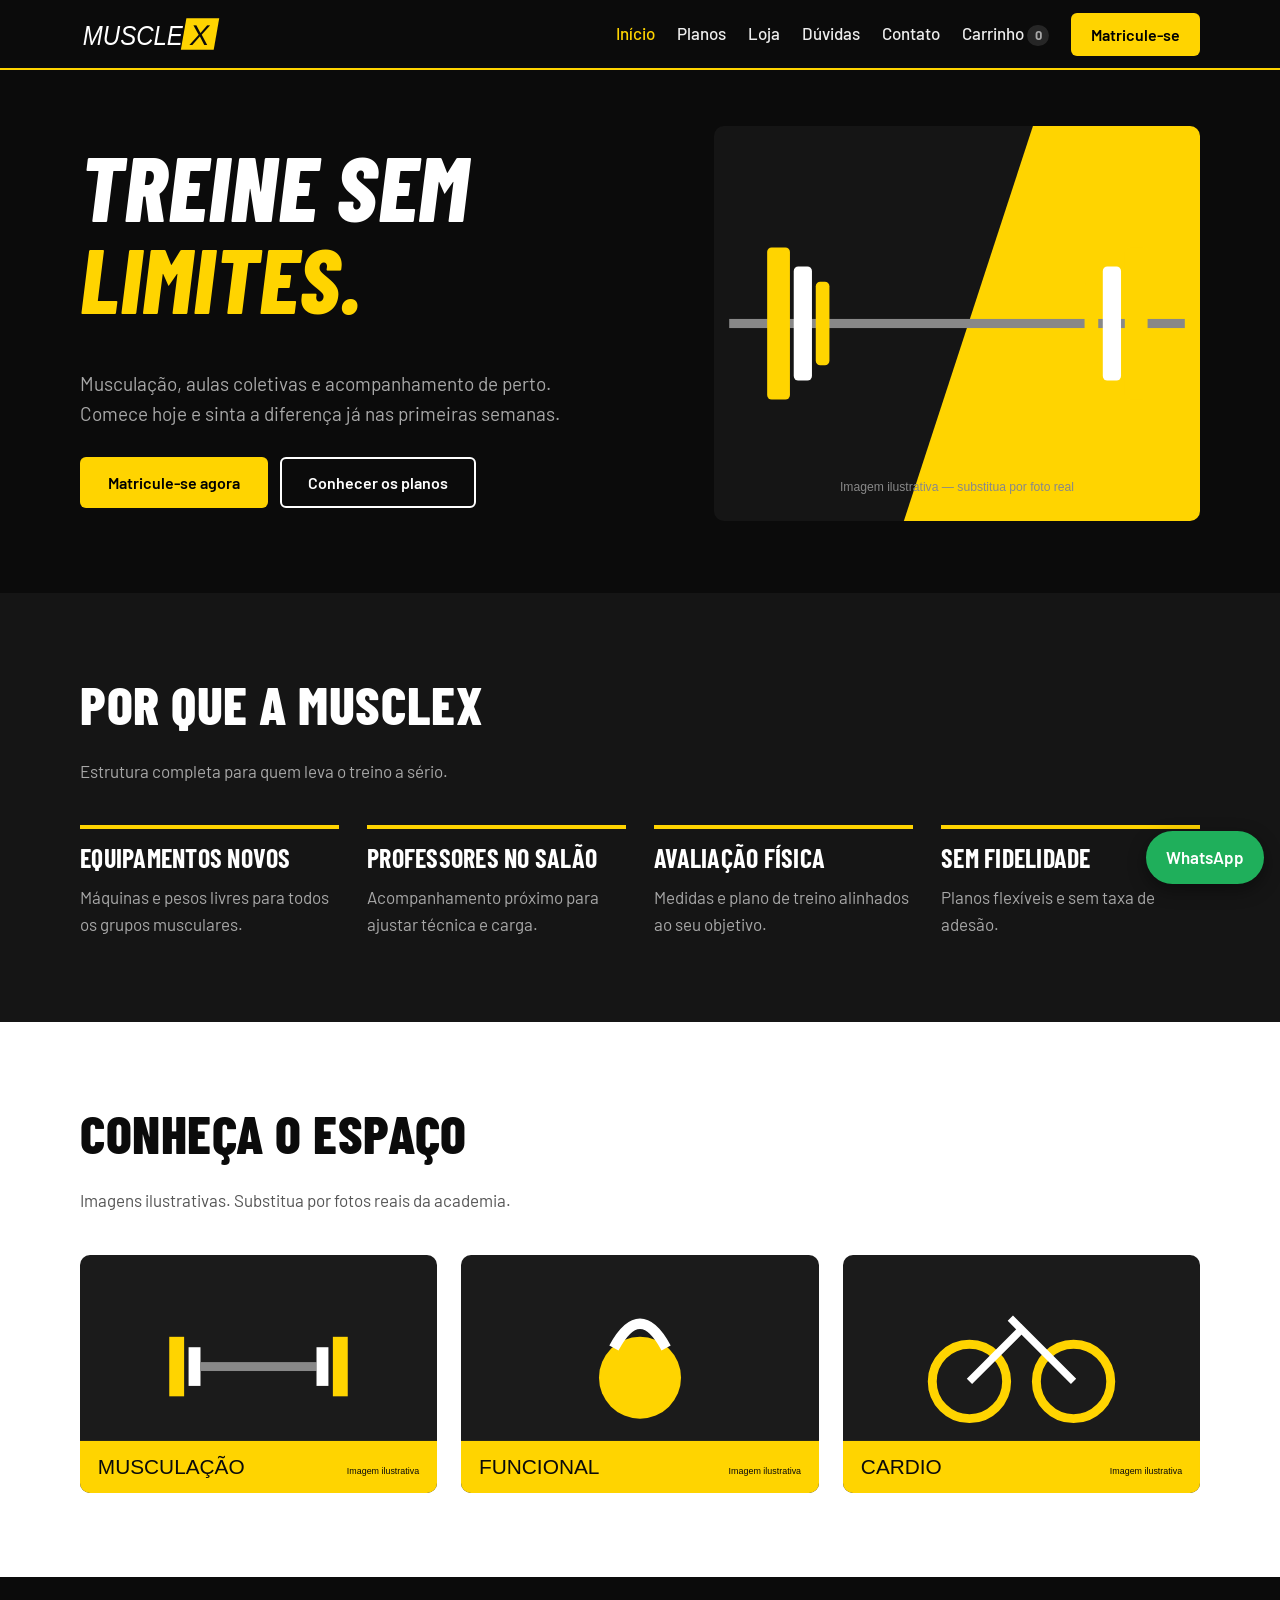
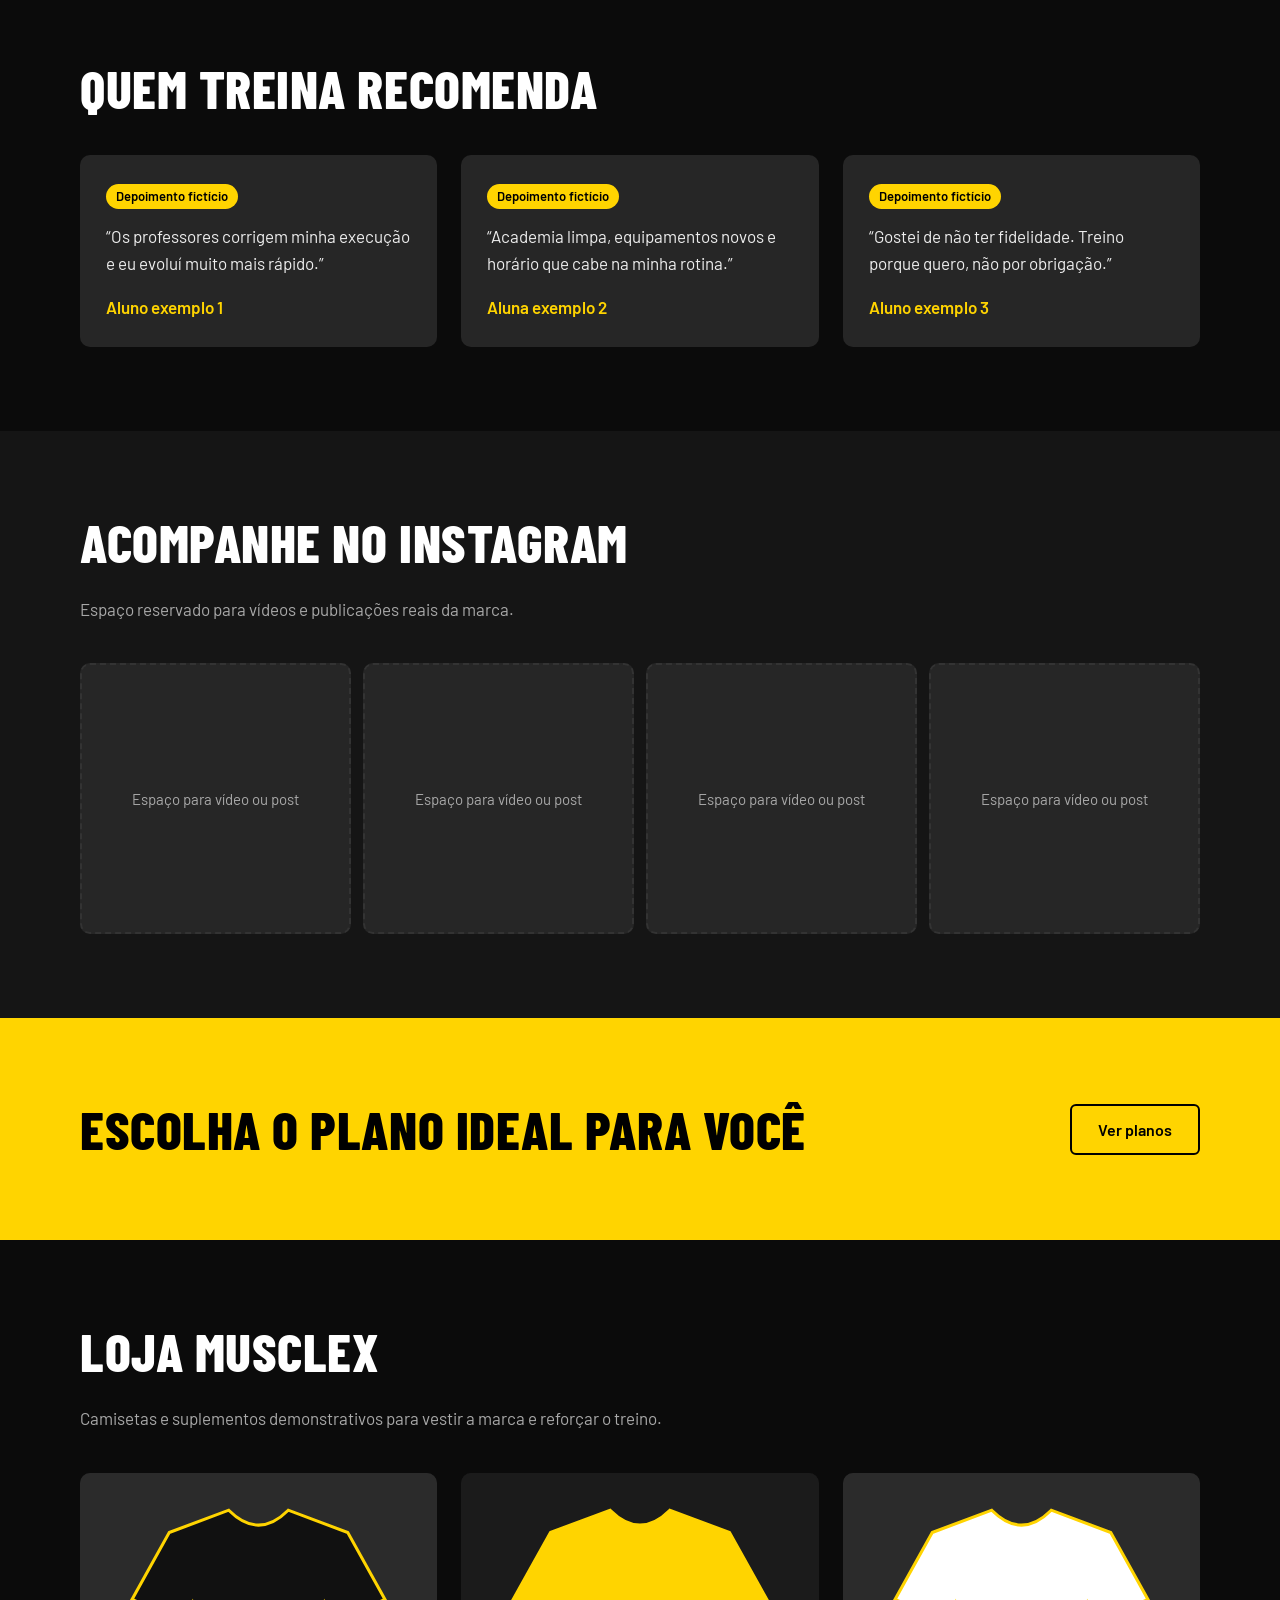
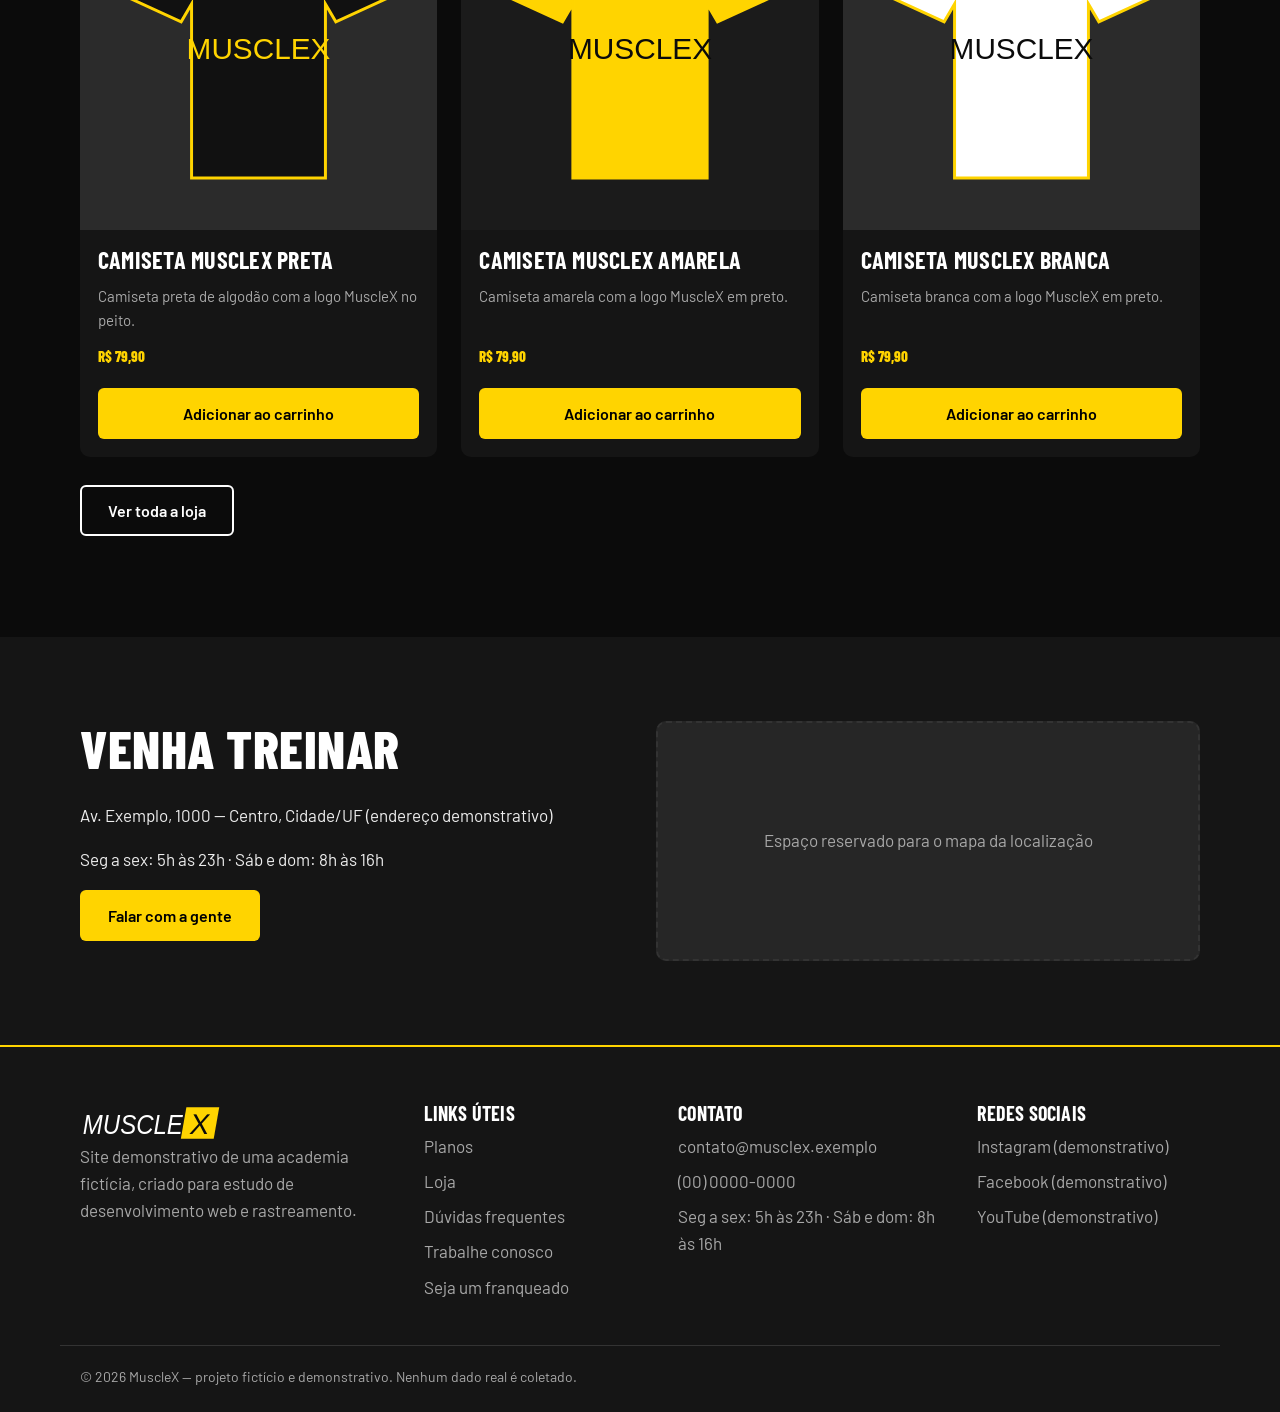
<file: index.html>
<!DOCTYPE html>
<html lang="pt-BR">
<head>

<!-- Google Tag Manager -->
<script>(function(w,d,s,l,i){w[l]=w[l]||[];w[l].push({'gtm.start':
new Date().getTime(),event:'gtm.js'});var f=d.getElementsByTagName(s)[0],
j=d.createElement(s),dl=l!='dataLayer'?'&l='+l:'';j.async=true;j.src=
'https://www.googletagmanager.com/gtm.js?id='+i+dl;f.parentNode.insertBefore(j,f);
})(window,document,'script','dataLayer','GTM-PB8TQV58');</script>
<!-- End Google Tag Manager -->
  
<meta charset="utf-8">
<meta name="viewport" content="width=device-width, initial-scale=1">
<title>MuscleX — Academia de musculação</title>
<meta name="description" content="Site demonstrativo da MuscleX: musculação, planos e loja.">
<link rel="icon" href="assets/img/favicon.svg" type="image/svg+xml">
<link rel="preconnect" href="https://fonts.googleapis.com">
<link rel="preconnect" href="https://fonts.gstatic.com" crossorigin>
<link href="https://fonts.googleapis.com/css2?family=Barlow+Condensed:ital,wght@0,700;0,800;1,800&family=Barlow:wght@400;500;600&display=swap" rel="stylesheet">
<link rel="stylesheet" href="css/style.css">
</head>
<body data-page="home">
  
<a class="skip" href="#conteudo">Pular para o conteúdo</a>
<div id="site-header"></div>
<main id="conteudo">
<section class="hero"><div class="container">
  <div><h1>Treine sem <span>limites.</span></h1>
  <p>Musculação, aulas coletivas e acompanhamento de perto. Comece hoje e sinta a diferença já nas primeiras semanas.</p>
  <div class="acoes"><a class="btn btn-primario" href="matricula.html">Matricule-se agora</a><a class="btn btn-contorno" href="planos.html">Conhecer os planos</a></div></div>
  <img src="assets/img/hero.svg" alt="Barra com anilhas em destaque (imagem ilustrativa)" width="640" height="520">
</div></section>

<section class="secao secao-escura-2"><div class="container">
  <div class="cabecalho-secao"><h2>Por que a MuscleX</h2><p>Estrutura completa para quem leva o treino a sério.</p></div>
  <div class="grid-4">
    <div class="diferencial"><h3>Equipamentos novos</h3><p>Máquinas e pesos livres para todos os grupos musculares.</p></div>
    <div class="diferencial"><h3>Professores no salão</h3><p>Acompanhamento próximo para ajustar técnica e carga.</p></div>
    <div class="diferencial"><h3>Avaliação física</h3><p>Medidas e plano de treino alinhados ao seu objetivo.</p></div>
    <div class="diferencial"><h3>Sem fidelidade</h3><p>Planos flexíveis e sem taxa de adesão.</p></div>
  </div>
</div></section>

<section class="secao secao-clara"><div class="container">
  <div class="cabecalho-secao"><h2>Conheça o espaço</h2><p>Imagens ilustrativas. Substitua por fotos reais da academia.</p></div>
  <div class="grid-3 galeria">
    <img src="assets/img/espaco-musculacao.svg" alt="Área de musculação (imagem ilustrativa)" width="480" height="320" loading="lazy">
    <img src="assets/img/espaco-funcional.svg" alt="Área de funcional (imagem ilustrativa)" width="480" height="320" loading="lazy">
    <img src="assets/img/espaco-cardio.svg" alt="Área de cardio (imagem ilustrativa)" width="480" height="320" loading="lazy">
  </div>
</div></section>

<section class="secao"><div class="container">
  <div class="cabecalho-secao"><h2>Quem treina recomenda</h2></div>
  <div class="grid-3">
    <blockquote class="depoimento"><span class="etiqueta">Depoimento fictício</span><p>“Os professores corrigem minha execução e eu evoluí muito mais rápido.”</p><footer>Aluno exemplo 1</footer></blockquote>
    <blockquote class="depoimento"><span class="etiqueta">Depoimento fictício</span><p>“Academia limpa, equipamentos novos e horário que cabe na minha rotina.”</p><footer>Aluna exemplo 2</footer></blockquote>
    <blockquote class="depoimento"><span class="etiqueta">Depoimento fictício</span><p>“Gostei de não ter fidelidade. Treino porque quero, não por obrigação.”</p><footer>Aluno exemplo 3</footer></blockquote>
  </div>
</div></section>

<section class="secao secao-escura-2"><div class="container">
  <div class="cabecalho-secao"><h2>Acompanhe no Instagram</h2><p>Espaço reservado para vídeos e publicações reais da marca.</p></div>
  <div class="insta"><div>Espaço para vídeo ou post</div><div>Espaço para vídeo ou post</div><div>Espaço para vídeo ou post</div><div>Espaço para vídeo ou post</div></div>
</div></section>

<section class="secao secao-amarela"><div class="container faixa-cta">
  <h2>Escolha o plano ideal para você</h2><a class="btn btn-contorno" style="color:#000;border-color:#000" href="planos.html">Ver planos</a>
</div></section>

<section class="secao"><div class="container">
  <div class="cabecalho-secao"><h2>Loja MuscleX</h2><p>Camisetas e suplementos demonstrativos para vestir a marca e reforçar o treino.</p></div>
  <div id="featured-products" class="produtos"></div>
  <p style="margin-top:28px"><a class="btn btn-contorno" href="loja.html">Ver toda a loja</a></p>
</div></section>

<section class="secao secao-escura-2"><div class="container contato-resumo">
  <div><h2>Venha treinar</h2><p>Av. Exemplo, 1000 — Centro, Cidade/UF (endereço demonstrativo)</p><p>Seg a sex: 5h às 23h · Sáb e dom: 8h às 16h</p>
  <a class="btn btn-primario" href="contato.html">Falar com a gente</a></div>
  <div class="mapa">Espaço reservado para o mapa da localização</div>
</div></section>
</main>
<div id="site-footer"></div>
<script src="js/data.js"></script>
<script src="js/cart.js"></script>
<script src="js/layout.js"></script>
<script src="js/main.js"></script>
</body>
</html>
</file>
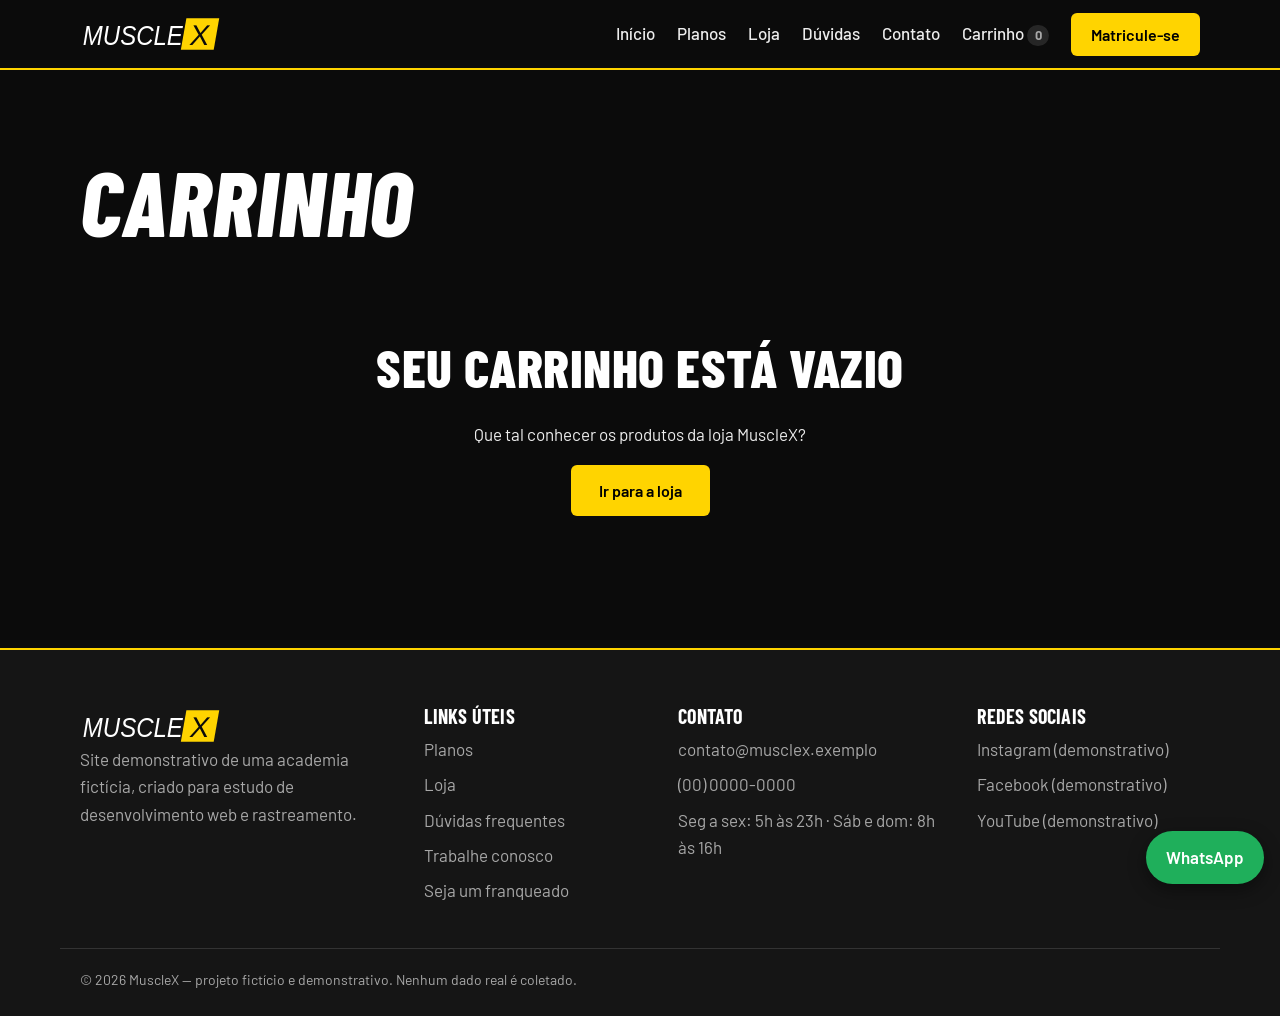
<file: carrinho.html>
<!DOCTYPE html>
<html lang="pt-BR">
<head>
<meta charset="utf-8">
<meta name="viewport" content="width=device-width, initial-scale=1">
<title>Carrinho — MuscleX</title>
<meta name="description" content="Seu carrinho de compras.">
<link rel="icon" href="assets/img/favicon.svg" type="image/svg+xml">
<link rel="preconnect" href="https://fonts.googleapis.com">
<link rel="preconnect" href="https://fonts.gstatic.com" crossorigin>
<link href="https://fonts.googleapis.com/css2?family=Barlow+Condensed:ital,wght@0,700;0,800;1,800&family=Barlow:wght@400;500;600&display=swap" rel="stylesheet">
<link rel="stylesheet" href="css/style.css">
</head>
<body data-page="carrinho">
<a class="skip" href="#conteudo">Pular para o conteúdo</a>
<div id="site-header"></div>
<main id="conteudo">
<section class="secao"><div class="container"><h1>Carrinho</h1><div id="cart-page"></div></div></section>
</main>
<div id="site-footer"></div>
<script src="js/data.js"></script>
<script src="js/cart.js"></script>
<script src="js/layout.js"></script>
<script src="js/main.js"></script>
<script src="js/cart-page.js"></script>
</body>
</html>
</file>
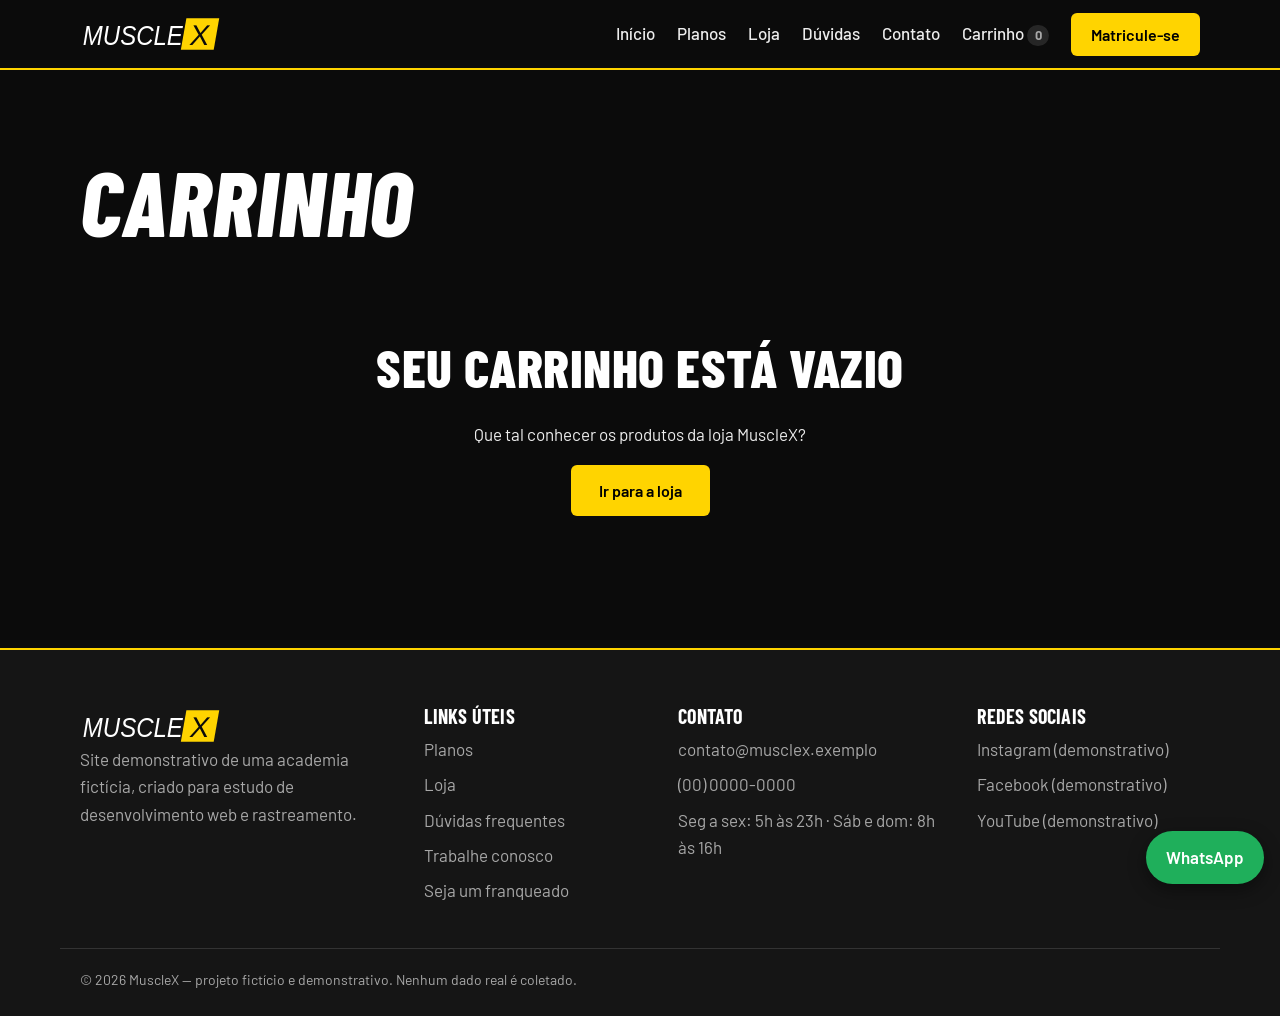
<file: checkout.html>
<!DOCTYPE html>
<html lang="pt-BR">
<head>
<meta charset="utf-8">
<meta name="viewport" content="width=device-width, initial-scale=1">
<title>Checkout — MuscleX</title>
<meta name="description" content="Checkout demonstrativo.">
<link rel="icon" href="assets/img/favicon.svg" type="image/svg+xml">
<link rel="preconnect" href="https://fonts.googleapis.com">
<link rel="preconnect" href="https://fonts.gstatic.com" crossorigin>
<link href="https://fonts.googleapis.com/css2?family=Barlow+Condensed:ital,wght@0,700;0,800;1,800&family=Barlow:wght@400;500;600&display=swap" rel="stylesheet">
<link rel="stylesheet" href="css/style.css">
</head>
<body data-page="carrinho">
<a class="skip" href="#conteudo">Pular para o conteúdo</a>
<div id="site-header"></div>
<main id="conteudo">
<section class="secao"><div class="container"><h1>Finalizar pedido</h1><p class="aviso-demo"><strong>Checkout de demonstração.</strong> Nenhum pagamento é realizado e nenhum dado é enviado. Não digite dados reais.</p><div class="checkout-grid"><form id="checkout-form" class="form" novalidate><div class="campo"><label for="nome">Nome</label><input id="nome" name="nome" type="text" required></div><div class="campo"><label for="email">E-mail</label><input id="email" name="email" type="email" required></div><div class="campo"><label for="telefone">Telefone</label><input id="telefone" name="telefone" type="tel" required></div><div class="campo"><label for="endereco">Endereço (fictício)</label><input id="endereco" name="endereco" type="text" required></div><div class="campo"><label for="cidade">Cidade e estado</label><input id="cidade" name="cidade" type="text" required></div><div class="campo"><label for="pagamento">Forma de pagamento (demonstrativa)</label><select id="pagamento" name="pagamento" required><option value="">Selecione</option><option value="cartao">Cartão</option><option value="pix">Pix</option><option value="boleto">Boleto</option></select></div><button class="btn btn-primario" type="submit">Concluir pedido de teste</button></form><aside id="checkout-summary"></aside></div></div></section>
</main>
<div id="site-footer"></div>
<script src="js/data.js"></script>
<script src="js/cart.js"></script>
<script src="js/layout.js"></script>
<script src="js/main.js"></script>
<script src="js/forms.js"></script>
<script src="js/checkout.js"></script>
</body>
</html>
</file>
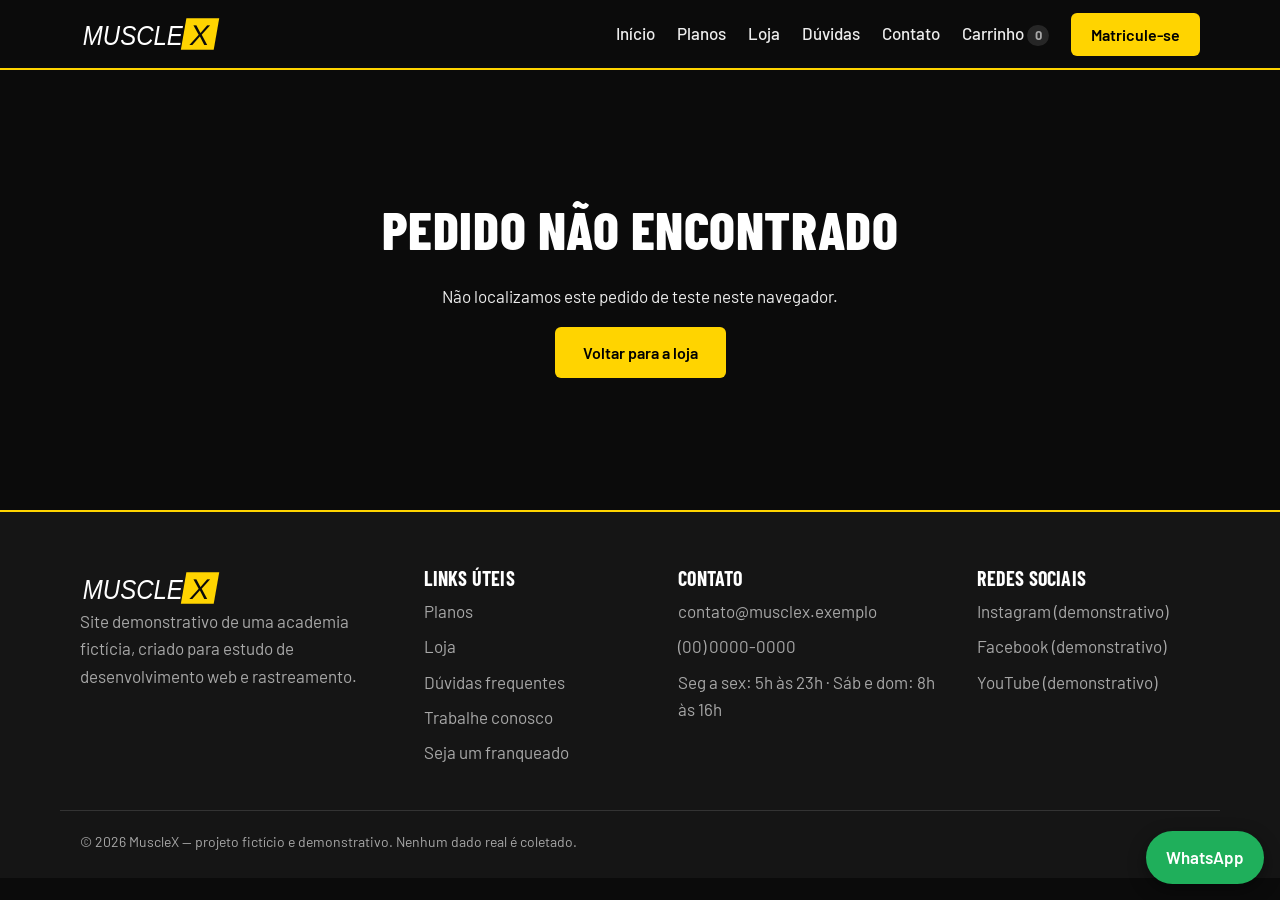
<file: confirmacao.html>
<!DOCTYPE html>
<html lang="pt-BR">
<head>
<meta charset="utf-8">
<meta name="viewport" content="width=device-width, initial-scale=1">
<title>Pedido confirmado — MuscleX</title>
<meta name="description" content="Confirmação do pedido de teste.">
<link rel="icon" href="assets/img/favicon.svg" type="image/svg+xml">
<link rel="preconnect" href="https://fonts.googleapis.com">
<link rel="preconnect" href="https://fonts.gstatic.com" crossorigin>
<link href="https://fonts.googleapis.com/css2?family=Barlow+Condensed:ital,wght@0,700;0,800;1,800&family=Barlow:wght@400;500;600&display=swap" rel="stylesheet">
<link rel="stylesheet" href="css/style.css">
</head>
<body data-page="carrinho">
<a class="skip" href="#conteudo">Pular para o conteúdo</a>
<div id="site-header"></div>
<main id="conteudo">
<section class="secao"><div class="container"><div id="order-confirmation"></div></div></section>
</main>
<div id="site-footer"></div>
<script src="js/data.js"></script>
<script src="js/cart.js"></script>
<script src="js/layout.js"></script>
<script src="js/main.js"></script>
<script src="js/checkout.js"></script>
</body>
</html>
</file>
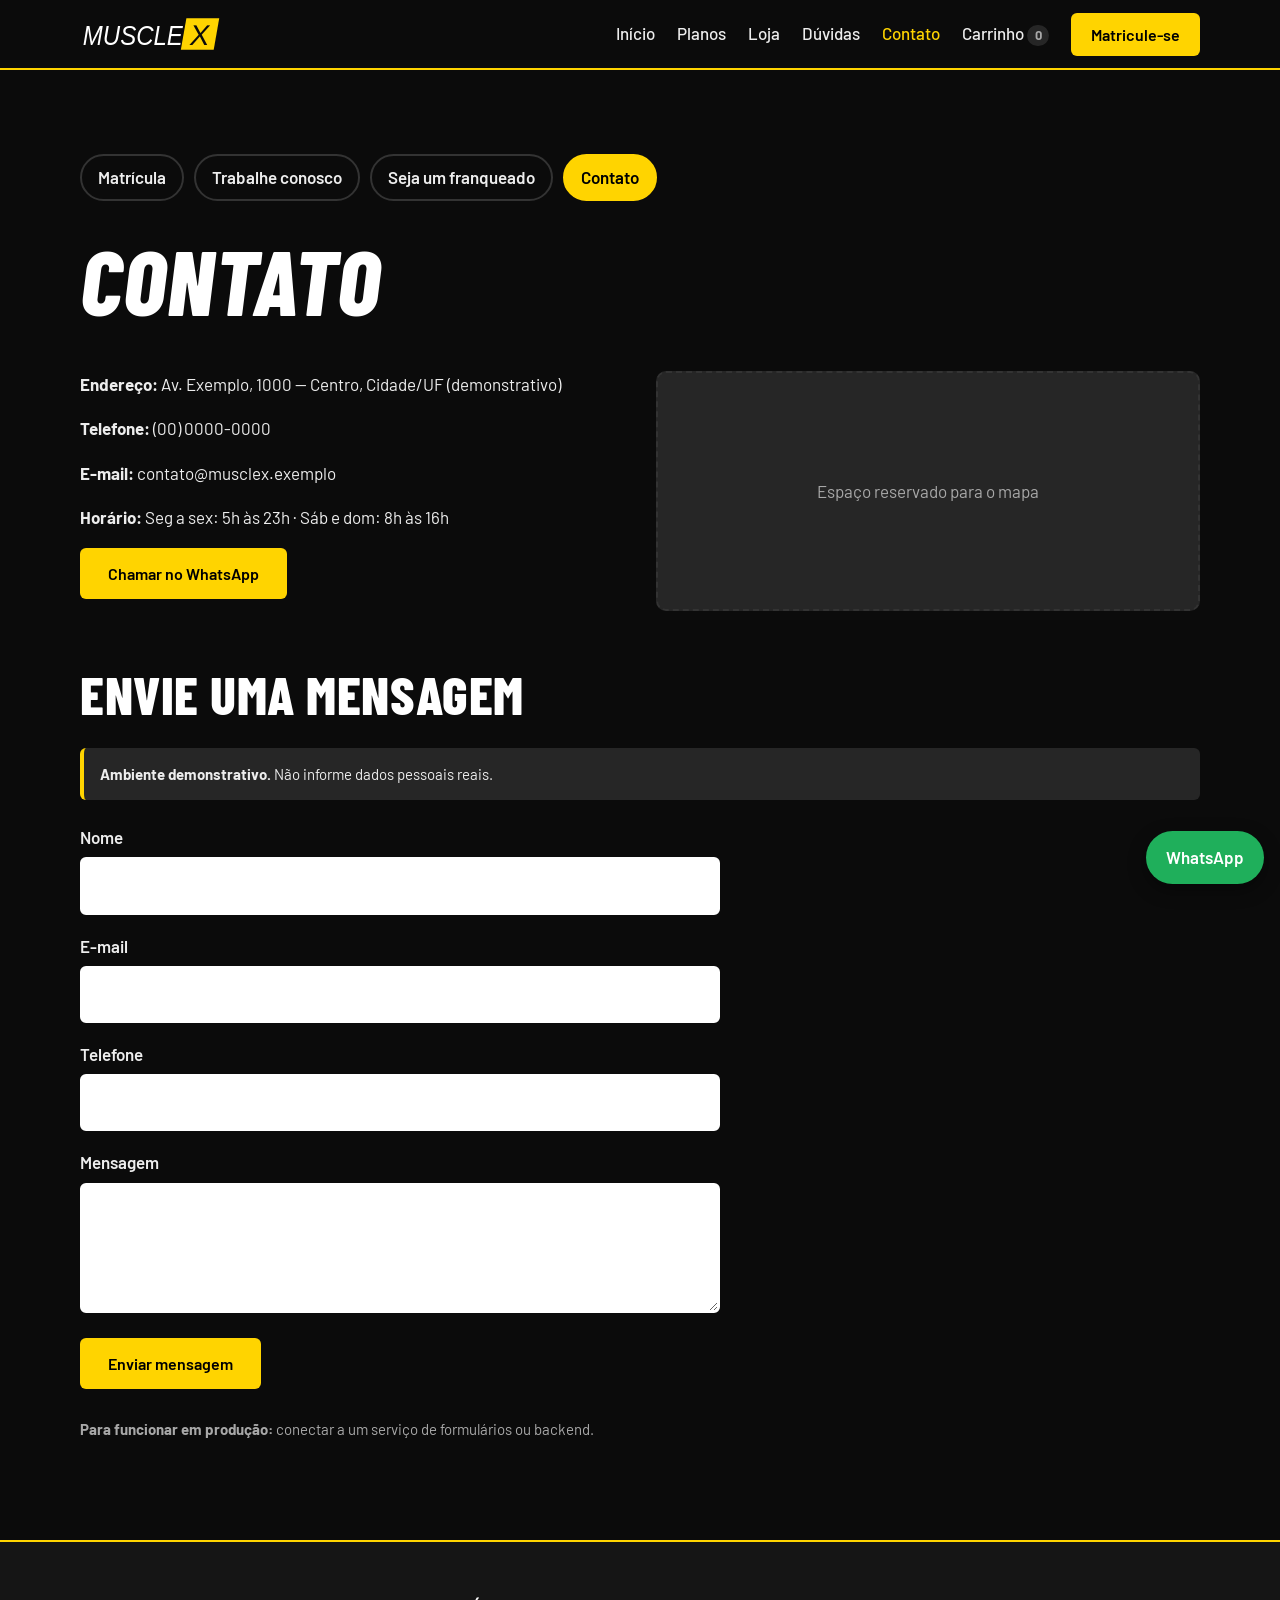
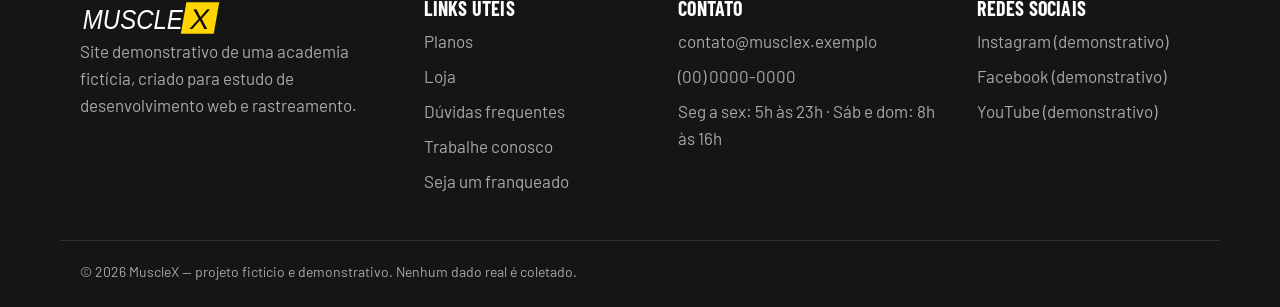
<file: contato.html>
<!DOCTYPE html>
<html lang="pt-BR">
<head>
<meta charset="utf-8">
<meta name="viewport" content="width=device-width, initial-scale=1">
<title>Contato — MuscleX</title>
<meta name="description" content="Fale com a MuscleX.">
<link rel="icon" href="assets/img/favicon.svg" type="image/svg+xml">
<link rel="preconnect" href="https://fonts.googleapis.com">
<link rel="preconnect" href="https://fonts.gstatic.com" crossorigin>
<link href="https://fonts.googleapis.com/css2?family=Barlow+Condensed:ital,wght@0,700;0,800;1,800&family=Barlow:wght@400;500;600&display=swap" rel="stylesheet">
<link rel="stylesheet" href="css/style.css">
</head>
<body data-page="contato">
<a class="skip" href="#conteudo">Pular para o conteúdo</a>
<div id="site-header"></div>
<main id="conteudo">
<section class="secao"><div class="container"><nav class="nav-formularios" aria-label="Formulários"><a href="matricula.html">Matrícula</a><a href="trabalhe-conosco.html">Trabalhe conosco</a><a href="franqueado.html">Seja um franqueado</a><a href="contato.html" aria-current="page">Contato</a></nav><h1>Contato</h1><div class="contato-resumo"><div><p><strong>Endereço:</strong> Av. Exemplo, 1000 — Centro, Cidade/UF (demonstrativo)</p><p><strong>Telefone:</strong> (00) 0000-0000</p><p><strong>E-mail:</strong> contato@musclex.exemplo</p><p><strong>Horário:</strong> Seg a sex: 5h às 23h · Sáb e dom: 8h às 16h</p><a class="btn btn-primario" id="btn-whatsapp" href="https://wa.me/5500000000000" target="_blank" rel="noopener">Chamar no WhatsApp</a></div><div class="mapa">Espaço reservado para o mapa</div></div><h2 style="margin-top:56px">Envie uma mensagem</h2><p class="aviso-demo"><strong>Ambiente demonstrativo.</strong> Não informe dados pessoais reais.</p><form class="form" data-demo-form="contato" novalidate><div class="campo"><label for="nome">Nome</label><input id="nome" name="nome" type="text" required></div><div class="campo"><label for="email">E-mail</label><input id="email" name="email" type="email" required></div><div class="campo"><label for="telefone">Telefone</label><input id="telefone" name="telefone" type="tel" required></div><div class="campo"><label for="mensagem">Mensagem</label><textarea id="mensagem" name="mensagem" required data-min="10"></textarea></div><button class="btn btn-primario" type="submit">Enviar mensagem</button></form><div id="form-sucesso" class="sucesso" tabindex="-1" hidden><h2>Mensagem enviada (demonstração)</h2><p>Nenhum dado foi enviado.</p></div><p class="nota-integracao"><strong>Para funcionar em produção:</strong> conectar a um serviço de formulários ou backend.</p></div></section>
</main>
<div id="site-footer"></div>
<script src="js/data.js"></script>
<script src="js/cart.js"></script>
<script src="js/layout.js"></script>
<script src="js/main.js"></script>
<script src="js/forms.js"></script>
</body>
</html>
</file>
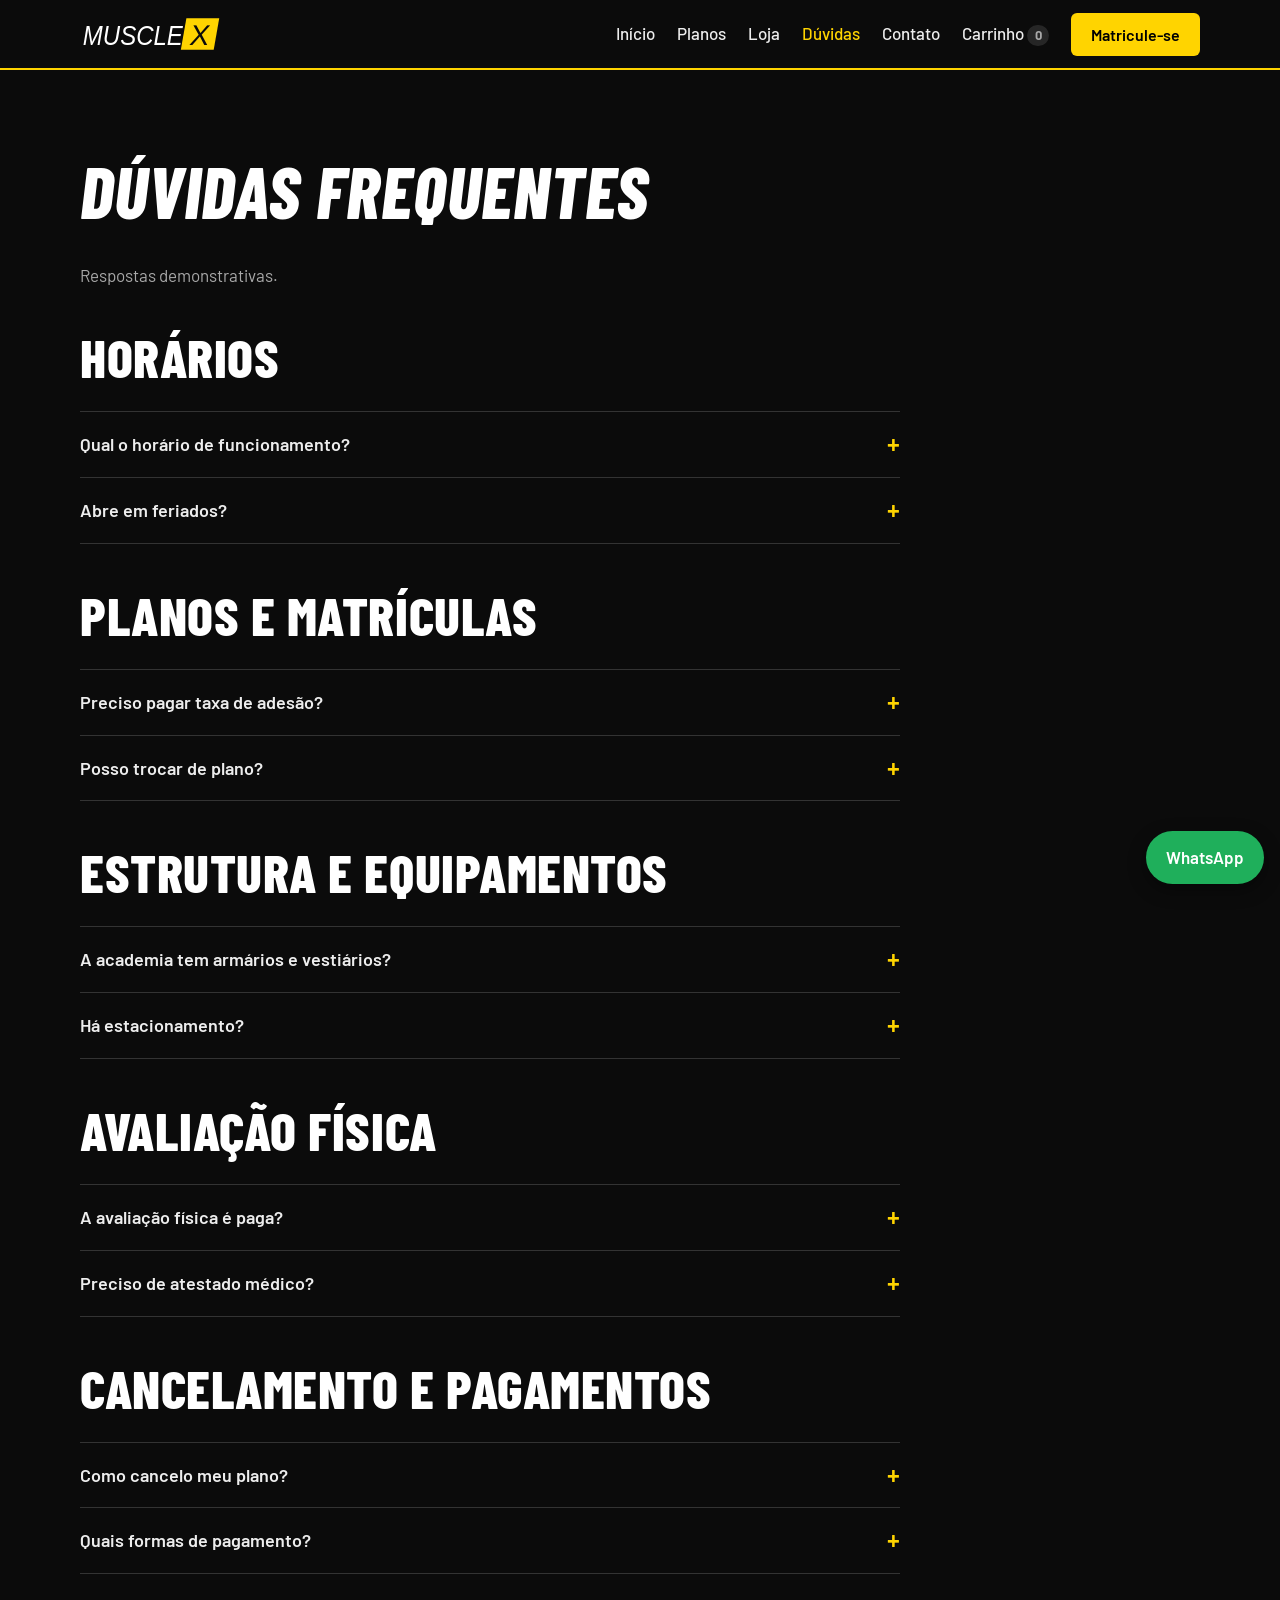
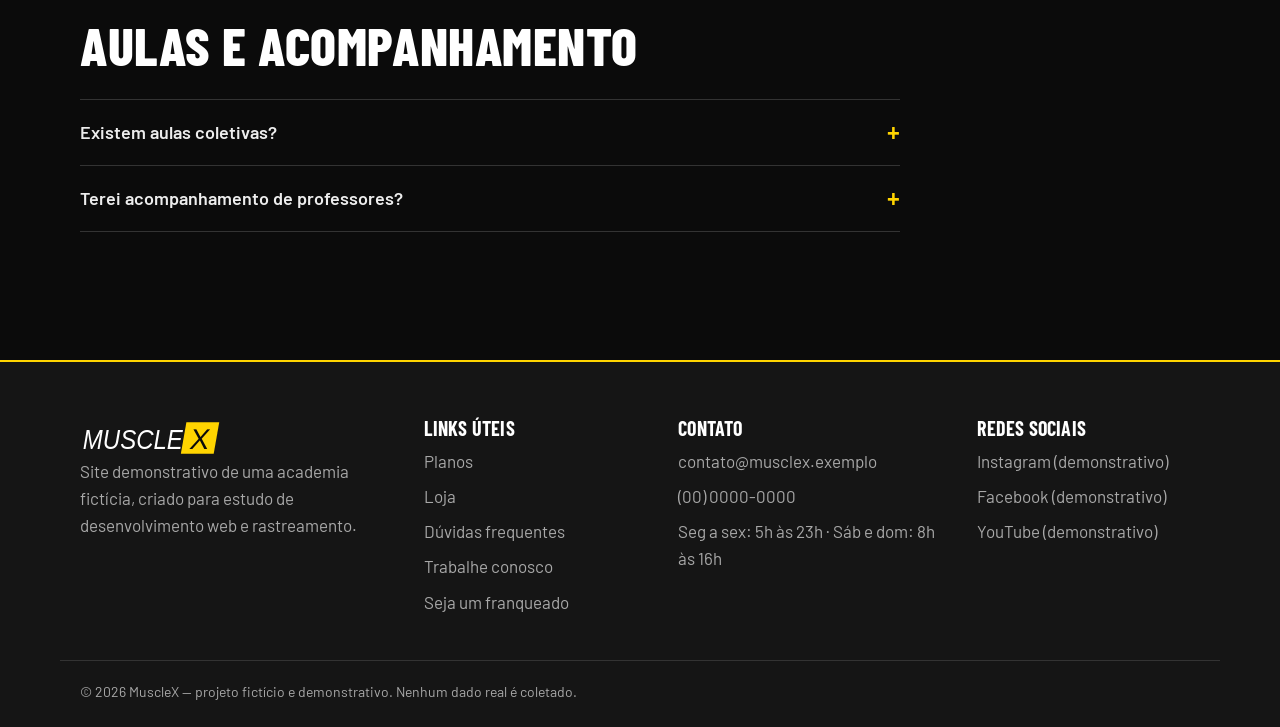
<file: faq.html>
<!DOCTYPE html>
<html lang="pt-BR">
<head>
<meta charset="utf-8">
<meta name="viewport" content="width=device-width, initial-scale=1">
<title>Dúvidas frequentes — MuscleX</title>
<meta name="description" content="Perguntas e respostas sobre a MuscleX.">
<link rel="icon" href="assets/img/favicon.svg" type="image/svg+xml">
<link rel="preconnect" href="https://fonts.googleapis.com">
<link rel="preconnect" href="https://fonts.gstatic.com" crossorigin>
<link href="https://fonts.googleapis.com/css2?family=Barlow+Condensed:ital,wght@0,700;0,800;1,800&family=Barlow:wght@400;500;600&display=swap" rel="stylesheet">
<link rel="stylesheet" href="css/style.css">
</head>
<body data-page="faq">
<a class="skip" href="#conteudo">Pular para o conteúdo</a>
<div id="site-header"></div>
<main id="conteudo">
<section class="secao"><div class="container"><div class="topo-pagina" style="padding-top:0"><h1>Dúvidas frequentes</h1><p class="suave">Respostas demonstrativas.</p></div><div class="faq-grupo"><h2>Horários</h2><details><summary>Qual o horário de funcionamento?</summary><p>De segunda a sexta, das 5h às 23h, e aos sábados e domingos, das 8h às 16h.</p></details><details><summary>Abre em feriados?</summary><p>Sim, em horário reduzido, das 8h às 14h.</p></details></div><div class="faq-grupo"><h2>Planos e matrículas</h2><details><summary>Preciso pagar taxa de adesão?</summary><p>Não. Os planos demonstrativos não têm taxa de adesão.</p></details><details><summary>Posso trocar de plano?</summary><p>Sim, a troca pode ser feita na recepção a qualquer momento.</p></details></div><div class="faq-grupo"><h2>Estrutura e equipamentos</h2><details><summary>A academia tem armários e vestiários?</summary><p>Sim, com armários e chuveiros disponíveis.</p></details><details><summary>Há estacionamento?</summary><p>Sim, estacionamento demonstrativo para alunos.</p></details></div><div class="faq-grupo"><h2>Avaliação física</h2><details><summary>A avaliação física é paga?</summary><p>Está inclusa nos planos, conforme descrito em cada um.</p></details><details><summary>Preciso de atestado médico?</summary><p>Não é obrigatório, mas recomendamos uma consulta antes de iniciar.</p></details></div><div class="faq-grupo"><h2>Cancelamento e pagamentos</h2><details><summary>Como cancelo meu plano?</summary><p>Pela recepção, sem multa, conforme as condições do plano.</p></details><details><summary>Quais formas de pagamento?</summary><p>Cartão, Pix e boleto (demonstrativo).</p></details></div><div class="faq-grupo"><h2>Aulas e acompanhamento</h2><details><summary>Existem aulas coletivas?</summary><p>Sim, funcional e spinning nos planos Trimestral e Anual.</p></details><details><summary>Terei acompanhamento de professores?</summary><p>Sim, professores atendem no salão durante todo o horário.</p></details></div></div></section>
</main>
<div id="site-footer"></div>
<script src="js/data.js"></script>
<script src="js/cart.js"></script>
<script src="js/layout.js"></script>
<script src="js/main.js"></script>
</body>
</html>
</file>
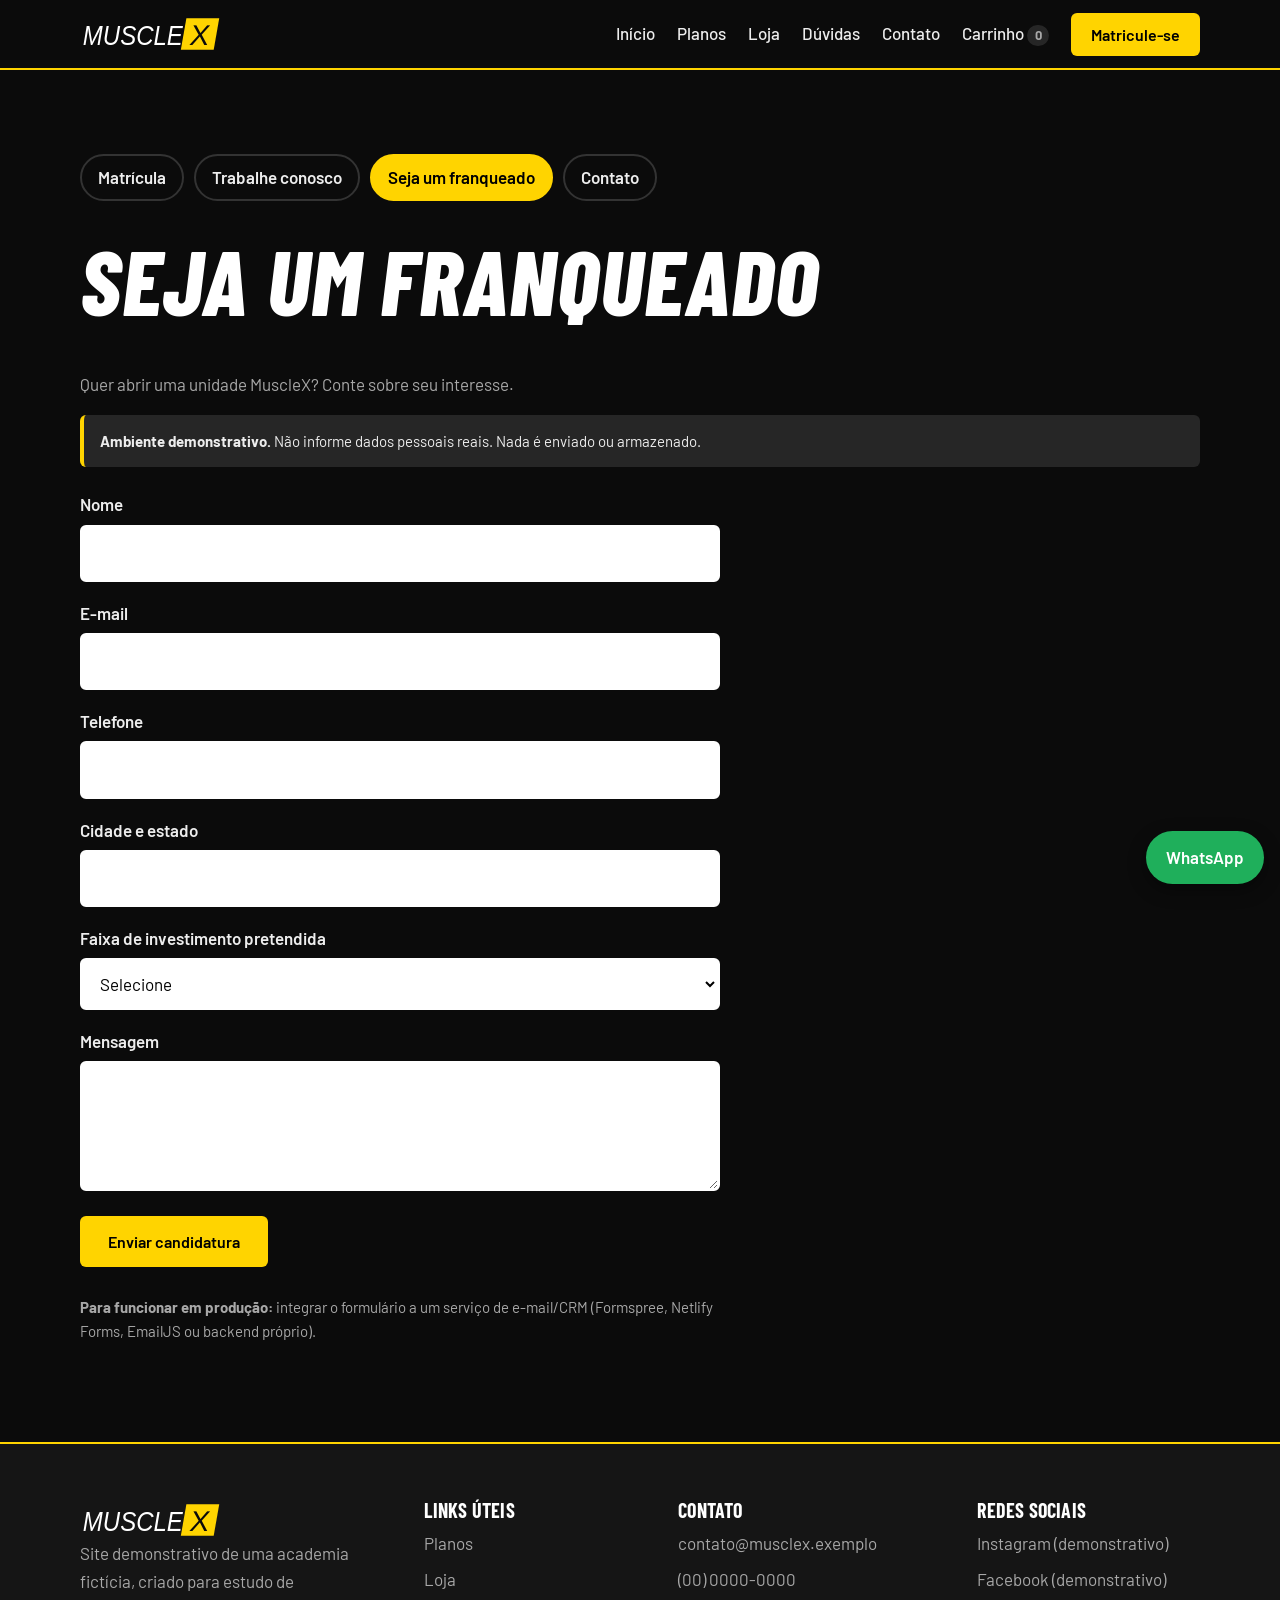
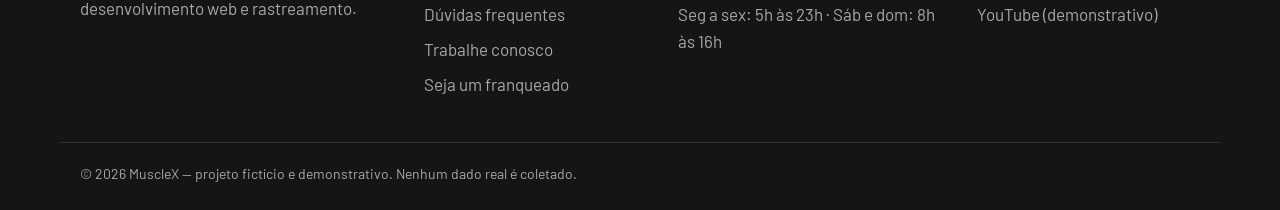
<file: franqueado.html>
<!DOCTYPE html>
<html lang="pt-BR">
<head>
<meta charset="utf-8">
<meta name="viewport" content="width=device-width, initial-scale=1">
<title>Seja um franqueado — MuscleX</title>
<meta name="description" content="Quer abrir uma unidade MuscleX? Conte sobre seu interesse.">
<link rel="icon" href="assets/img/favicon.svg" type="image/svg+xml">
<link rel="preconnect" href="https://fonts.googleapis.com">
<link rel="preconnect" href="https://fonts.gstatic.com" crossorigin>
<link href="https://fonts.googleapis.com/css2?family=Barlow+Condensed:ital,wght@0,700;0,800;1,800&family=Barlow:wght@400;500;600&display=swap" rel="stylesheet">
<link rel="stylesheet" href="css/style.css">
</head>
<body data-page="franqueado">
<a class="skip" href="#conteudo">Pular para o conteúdo</a>
<div id="site-header"></div>
<main id="conteudo">
<section class="secao"><div class="container"><nav class="nav-formularios" aria-label="Formulários"><a href="matricula.html">Matrícula</a><a href="trabalhe-conosco.html">Trabalhe conosco</a><a href="franqueado.html" aria-current="page">Seja um franqueado</a><a href="contato.html">Contato</a></nav><h1>Seja um franqueado</h1><p class="suave">Quer abrir uma unidade MuscleX? Conte sobre seu interesse.</p><p class="aviso-demo"><strong>Ambiente demonstrativo.</strong> Não informe dados pessoais reais. Nada é enviado ou armazenado.</p><form class="form" data-demo-form="franqueado" novalidate><div class="campo"><label for="nome">Nome</label><input id="nome" name="nome" type="text" required></div><div class="campo"><label for="email">E-mail</label><input id="email" name="email" type="email" required></div><div class="campo"><label for="telefone">Telefone</label><input id="telefone" name="telefone" type="tel" required></div><div class="campo"><label for="cidade">Cidade e estado</label><input id="cidade" name="cidade" type="text" required></div><div class="campo"><label for="investimento">Faixa de investimento pretendida</label><select id="investimento" name="investimento" required><option value="">Selecione</option><option>Até R$ 300 mil</option><option>De R$ 300 mil a R$ 600 mil</option><option>Acima de R$ 600 mil</option></select></div><div class="campo"><label for="mensagem">Mensagem</label><textarea id="mensagem" name="mensagem" required data-min="10"></textarea></div><button class="btn btn-primario" type="submit">Enviar candidatura</button></form><div id="form-sucesso" class="sucesso" tabindex="-1" hidden><h2>Candidatura enviada (demonstração)</h2><p>Nenhum dado foi enviado.</p><a class="btn btn-primario" href="index.html">Voltar ao início</a></div><p class="nota-integracao"><strong>Para funcionar em produção:</strong> integrar o formulário a um serviço de e-mail/CRM (Formspree, Netlify Forms, EmailJS ou backend próprio).</p></div></section>
</main>
<div id="site-footer"></div>
<script src="js/data.js"></script>
<script src="js/cart.js"></script>
<script src="js/layout.js"></script>
<script src="js/main.js"></script>
<script src="js/forms.js"></script>
</body>
</html>
</file>
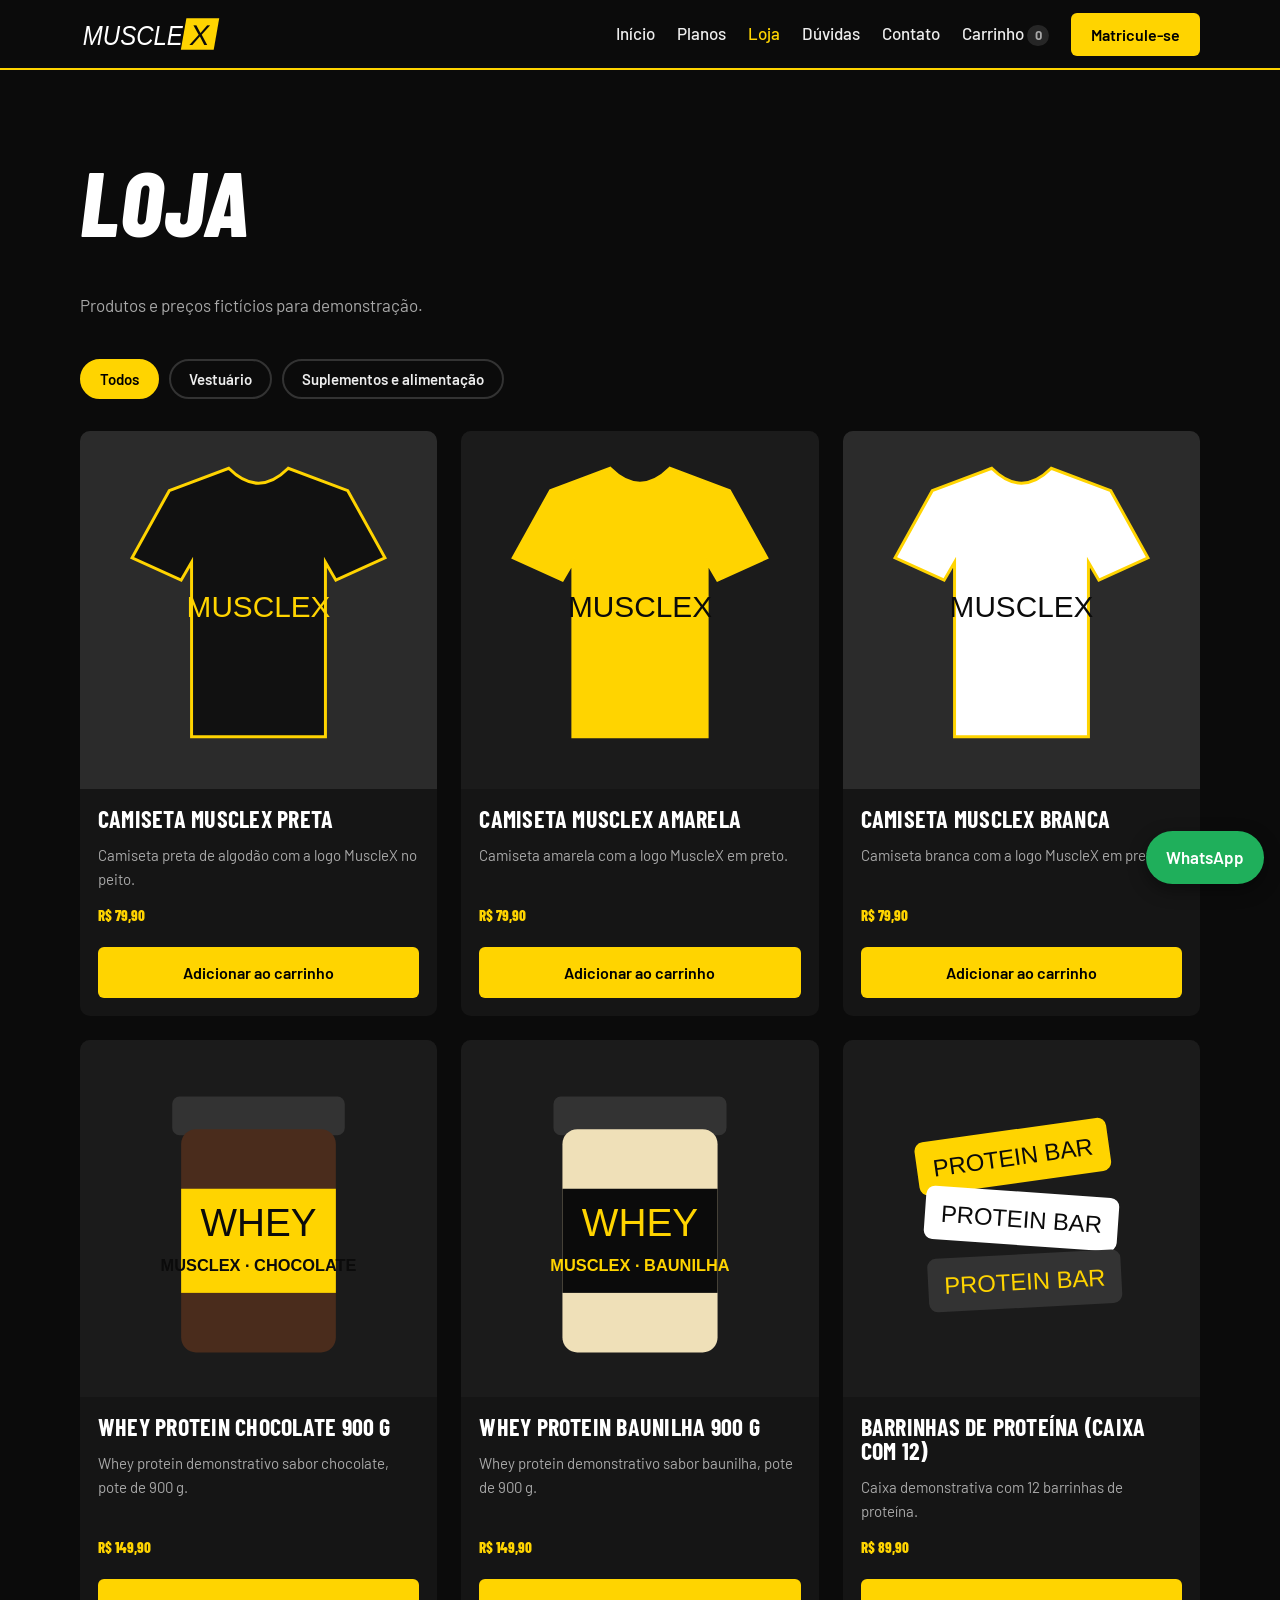
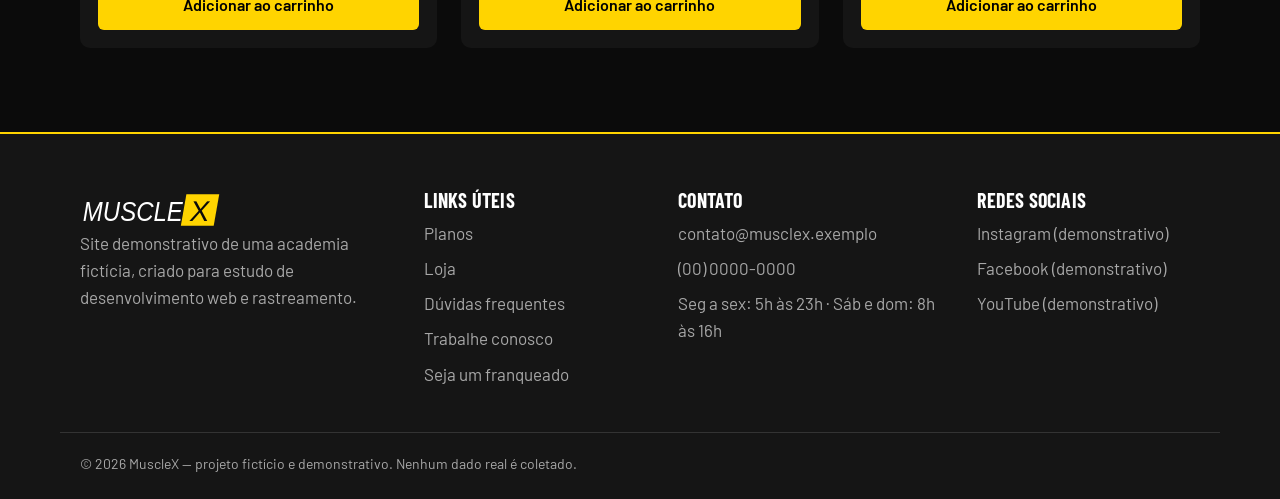
<file: loja.html>
<!DOCTYPE html>
<html lang="pt-BR">
<head>
<meta charset="utf-8">
<meta name="viewport" content="width=device-width, initial-scale=1">
<title>Loja — MuscleX</title>
<meta name="description" content="Camisetas e suplementos da MuscleX (produtos demonstrativos).">
<link rel="icon" href="assets/img/favicon.svg" type="image/svg+xml">
<link rel="preconnect" href="https://fonts.googleapis.com">
<link rel="preconnect" href="https://fonts.gstatic.com" crossorigin>
<link href="https://fonts.googleapis.com/css2?family=Barlow+Condensed:ital,wght@0,700;0,800;1,800&family=Barlow:wght@400;500;600&display=swap" rel="stylesheet">
<link rel="stylesheet" href="css/style.css">
</head>
<body data-page="loja">
<a class="skip" href="#conteudo">Pular para o conteúdo</a>
<div id="site-header"></div>
<main id="conteudo">
<section class="secao"><div class="container"><div class="cabecalho-secao"><h1>Loja</h1><p>Produtos e preços fictícios para demonstração.</p></div><div id="category-filters" class="filtros" role="group" aria-label="Categorias"></div><div id="products-grid" class="produtos"></div></div></section>
</main>
<div id="site-footer"></div>
<script src="js/data.js"></script>
<script src="js/cart.js"></script>
<script src="js/layout.js"></script>
<script src="js/main.js"></script>
</body>
</html>
</file>
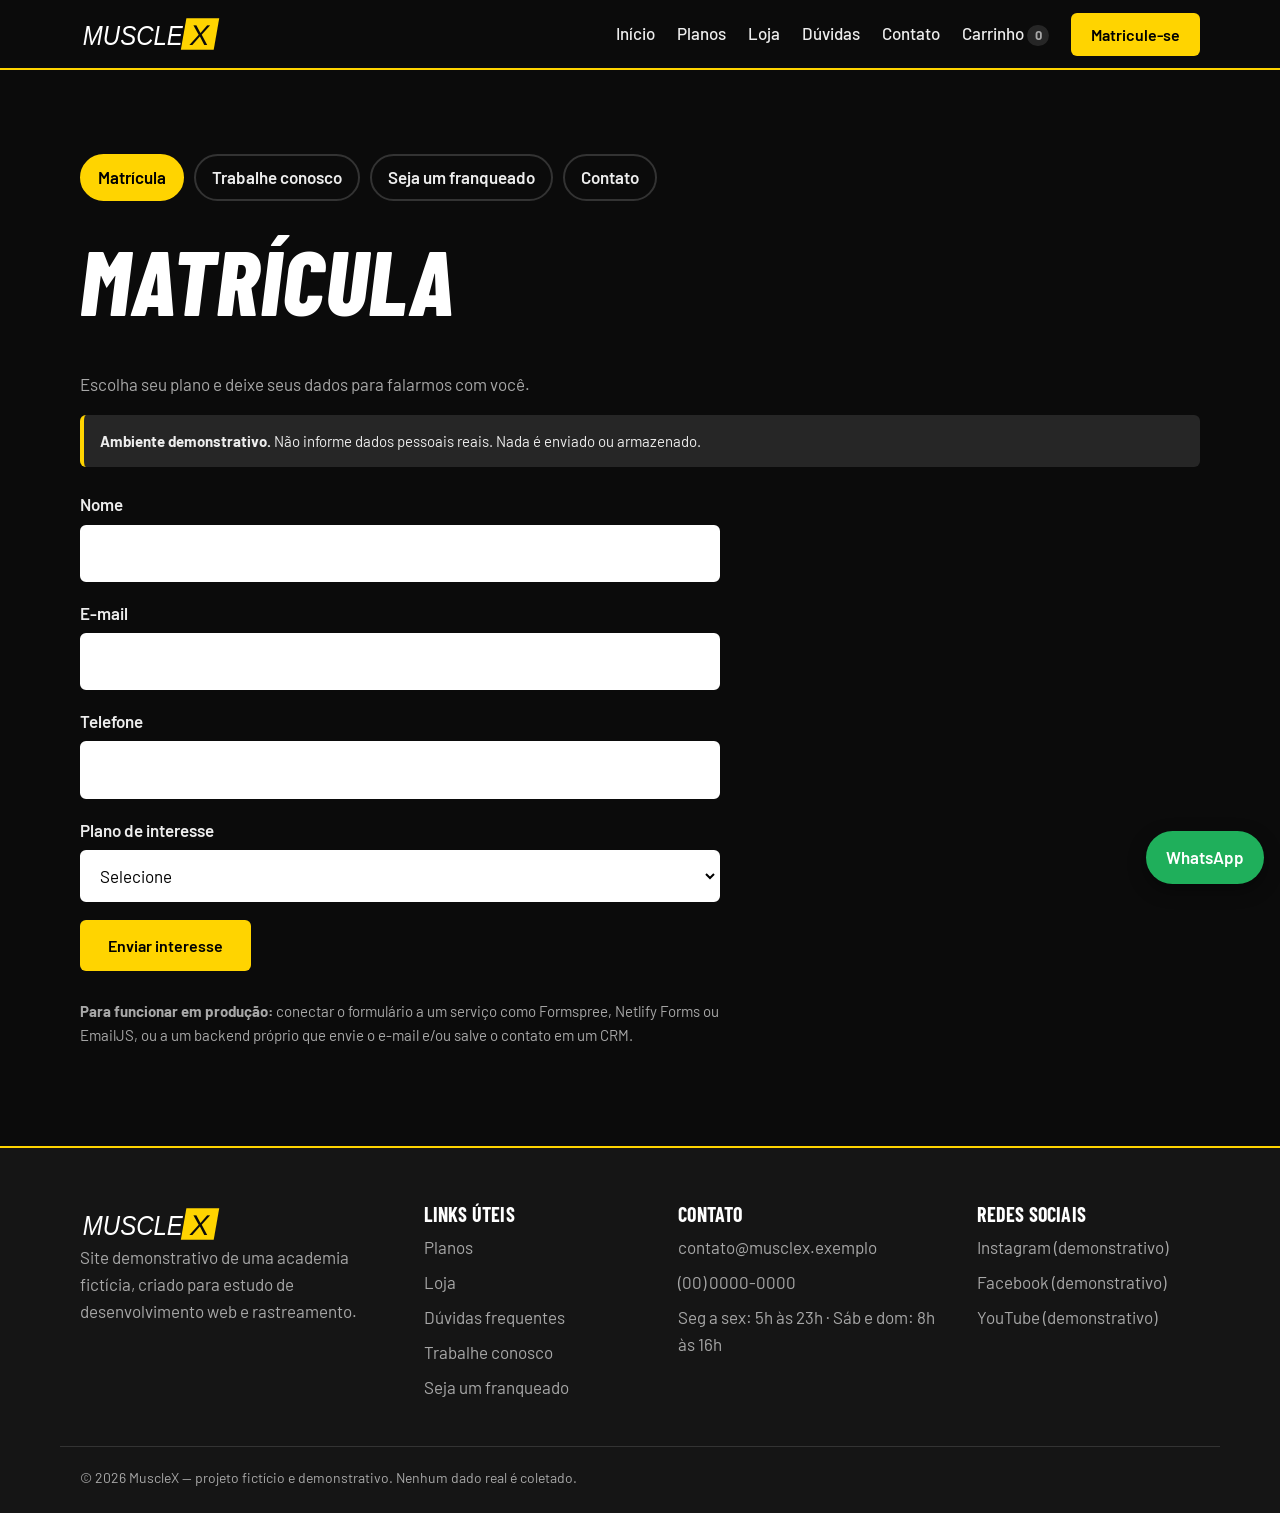
<file: matricula.html>
<!DOCTYPE html>
<html lang="pt-BR">
<head>
<meta charset="utf-8">
<meta name="viewport" content="width=device-width, initial-scale=1">
<title>Matrícula — MuscleX</title>
<meta name="description" content="Escolha seu plano e deixe seus dados para falarmos com você.">
<link rel="icon" href="assets/img/favicon.svg" type="image/svg+xml">
<link rel="preconnect" href="https://fonts.googleapis.com">
<link rel="preconnect" href="https://fonts.gstatic.com" crossorigin>
<link href="https://fonts.googleapis.com/css2?family=Barlow+Condensed:ital,wght@0,700;0,800;1,800&family=Barlow:wght@400;500;600&display=swap" rel="stylesheet">
<link rel="stylesheet" href="css/style.css">
</head>
<body data-page="matricula">
<a class="skip" href="#conteudo">Pular para o conteúdo</a>
<div id="site-header"></div>
<main id="conteudo">
<section class="secao"><div class="container"><nav class="nav-formularios" aria-label="Formulários"><a href="matricula.html" aria-current="page">Matrícula</a><a href="trabalhe-conosco.html">Trabalhe conosco</a><a href="franqueado.html">Seja um franqueado</a><a href="contato.html">Contato</a></nav><h1>Matrícula</h1><p class="suave">Escolha seu plano e deixe seus dados para falarmos com você.</p><p class="aviso-demo"><strong>Ambiente demonstrativo.</strong> Não informe dados pessoais reais. Nada é enviado ou armazenado.</p><form class="form" data-demo-form="matricula" novalidate><div class="campo"><label for="nome">Nome</label><input id="nome" name="nome" type="text" required></div><div class="campo"><label for="email">E-mail</label><input id="email" name="email" type="email" required></div><div class="campo"><label for="telefone">Telefone</label><input id="telefone" name="telefone" type="tel" required></div><div class="campo"><label for="plano">Plano de interesse</label><select id="plano" name="plano" required></select></div><button class="btn btn-primario" type="submit">Enviar interesse</button></form><div id="form-sucesso" class="sucesso" tabindex="-1" hidden><h2>Interesse enviado (demonstração)</h2><p>Em um site real, entraríamos em contato em breve. Nenhum dado foi enviado.</p><a class="btn btn-primario" href="index.html">Voltar ao início</a></div><p class="nota-integracao"><strong>Para funcionar em produção:</strong> conectar o formulário a um serviço como Formspree, Netlify Forms ou EmailJS, ou a um backend próprio que envie o e-mail e/ou salve o contato em um CRM.</p></div></section>
</main>
<div id="site-footer"></div>
<script src="js/data.js"></script>
<script src="js/cart.js"></script>
<script src="js/layout.js"></script>
<script src="js/main.js"></script>
<script src="js/forms.js"></script>
</body>
</html>
</file>
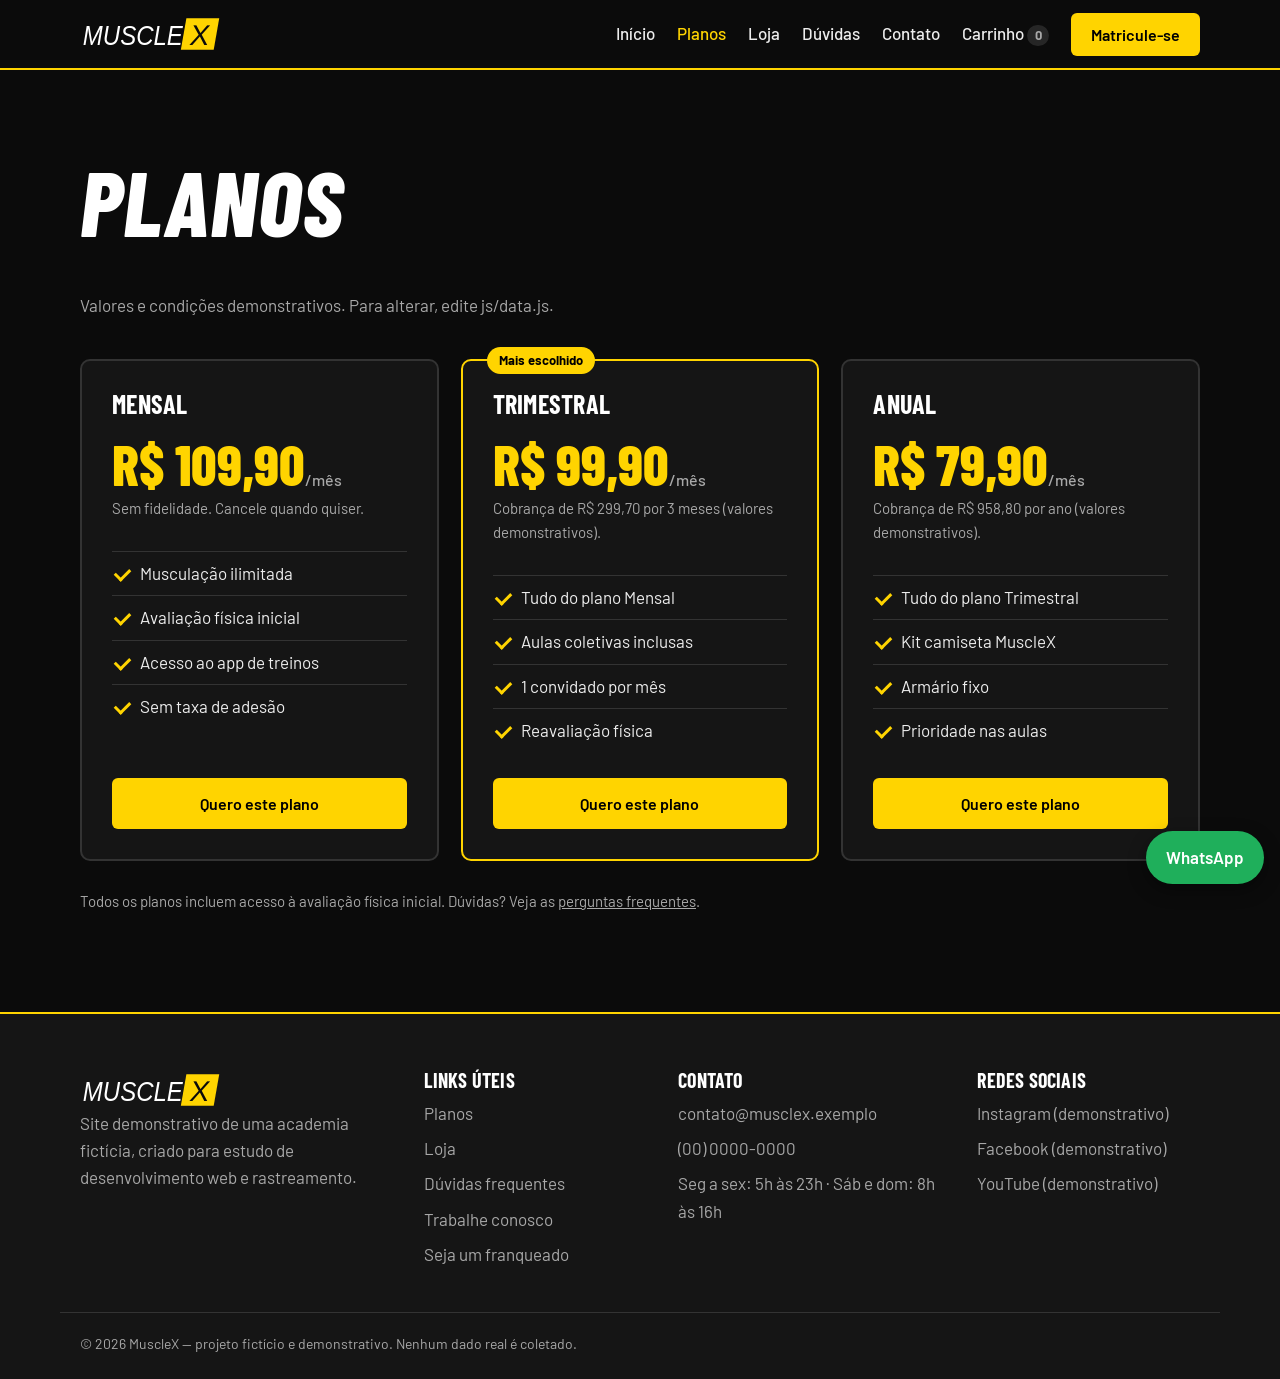
<file: planos.html>
<!DOCTYPE html>
<html lang="pt-BR">
<head>
<meta charset="utf-8">
<meta name="viewport" content="width=device-width, initial-scale=1">
<title>Planos — MuscleX</title>
<meta name="description" content="Planos mensal, trimestral e anual da MuscleX (valores demonstrativos).">
<link rel="icon" href="assets/img/favicon.svg" type="image/svg+xml">
<link rel="preconnect" href="https://fonts.googleapis.com">
<link rel="preconnect" href="https://fonts.gstatic.com" crossorigin>
<link href="https://fonts.googleapis.com/css2?family=Barlow+Condensed:ital,wght@0,700;0,800;1,800&family=Barlow:wght@400;500;600&display=swap" rel="stylesheet">
<link rel="stylesheet" href="css/style.css">
</head>
<body data-page="planos">
<a class="skip" href="#conteudo">Pular para o conteúdo</a>
<div id="site-header"></div>
<main id="conteudo">
<section class="secao"><div class="container"><div class="cabecalho-secao"><h1>Planos</h1><p>Valores e condições demonstrativos. Para alterar, edite js/data.js.</p></div><div id="plans-grid" class="planos"></div><p class="nota-integracao">Todos os planos incluem acesso à avaliação física inicial. Dúvidas? Veja as <a href="faq.html">perguntas frequentes</a>.</p></div></section>
</main>
<div id="site-footer"></div>
<script src="js/data.js"></script>
<script src="js/cart.js"></script>
<script src="js/layout.js"></script>
<script src="js/main.js"></script>
</body>
</html>
</file>
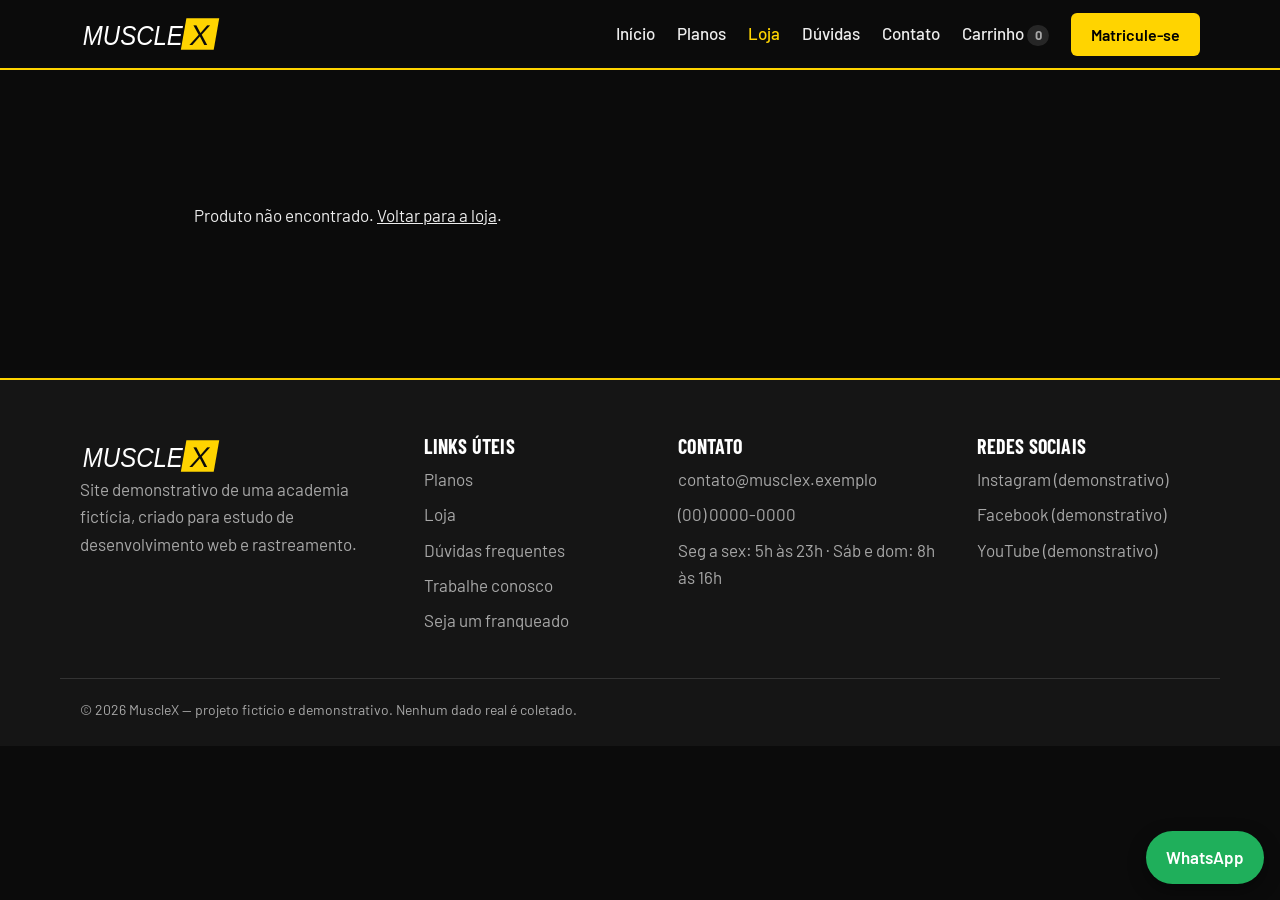
<file: produto.html>
<!DOCTYPE html>
<html lang="pt-BR">
<head>
<meta charset="utf-8">
<meta name="viewport" content="width=device-width, initial-scale=1">
<title>Produto — MuscleX</title>
<meta name="description" content="Detalhes do produto.">
<link rel="icon" href="assets/img/favicon.svg" type="image/svg+xml">
<link rel="preconnect" href="https://fonts.googleapis.com">
<link rel="preconnect" href="https://fonts.gstatic.com" crossorigin>
<link href="https://fonts.googleapis.com/css2?family=Barlow+Condensed:ital,wght@0,700;0,800;1,800&family=Barlow:wght@400;500;600&display=swap" rel="stylesheet">
<link rel="stylesheet" href="css/style.css">
</head>
<body data-page="loja">
<a class="skip" href="#conteudo">Pular para o conteúdo</a>
<div id="site-header"></div>
<main id="conteudo">
<section class="secao"><div class="container"><div id="product-detail" class="produto-detalhe"></div></div></section>
</main>
<div id="site-footer"></div>
<script src="js/data.js"></script>
<script src="js/cart.js"></script>
<script src="js/layout.js"></script>
<script src="js/main.js"></script>
</body>
</html>
</file>
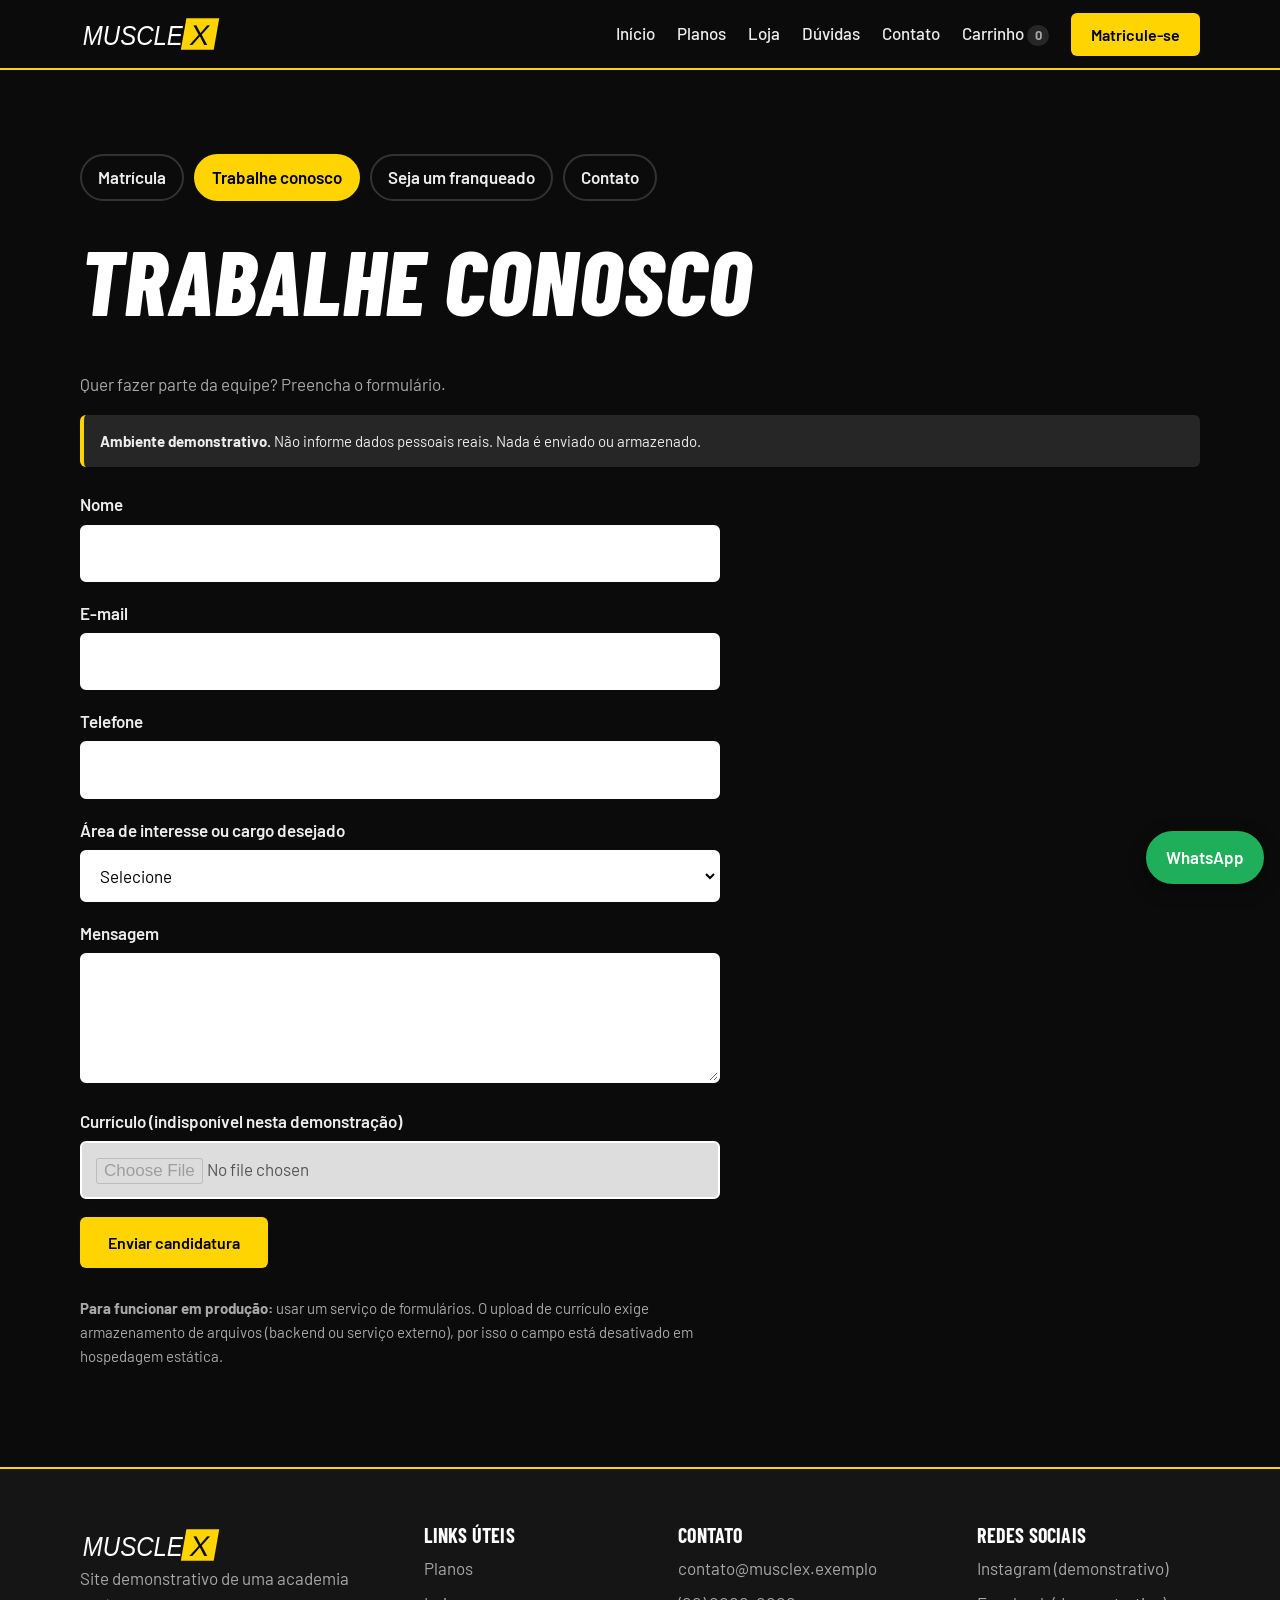
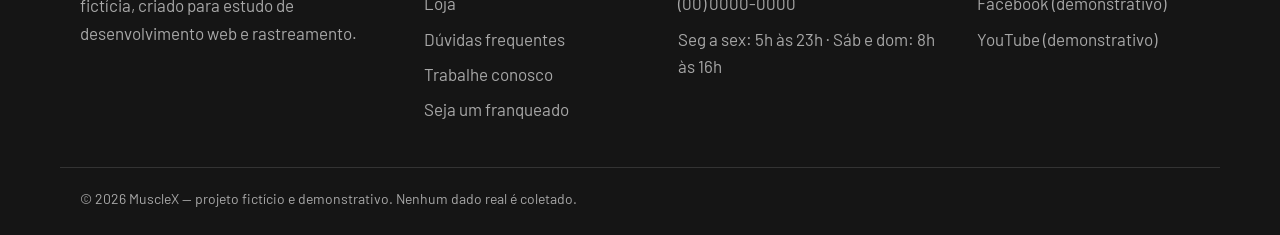
<file: trabalhe-conosco.html>
<!DOCTYPE html>
<html lang="pt-BR">
<head>
<meta charset="utf-8">
<meta name="viewport" content="width=device-width, initial-scale=1">
<title>Trabalhe conosco — MuscleX</title>
<meta name="description" content="Quer fazer parte da equipe? Preencha o formulário.">
<link rel="icon" href="assets/img/favicon.svg" type="image/svg+xml">
<link rel="preconnect" href="https://fonts.googleapis.com">
<link rel="preconnect" href="https://fonts.gstatic.com" crossorigin>
<link href="https://fonts.googleapis.com/css2?family=Barlow+Condensed:ital,wght@0,700;0,800;1,800&family=Barlow:wght@400;500;600&display=swap" rel="stylesheet">
<link rel="stylesheet" href="css/style.css">
</head>
<body data-page="trabalhe">
<a class="skip" href="#conteudo">Pular para o conteúdo</a>
<div id="site-header"></div>
<main id="conteudo">
<section class="secao"><div class="container"><nav class="nav-formularios" aria-label="Formulários"><a href="matricula.html">Matrícula</a><a href="trabalhe-conosco.html" aria-current="page">Trabalhe conosco</a><a href="franqueado.html">Seja um franqueado</a><a href="contato.html">Contato</a></nav><h1>Trabalhe conosco</h1><p class="suave">Quer fazer parte da equipe? Preencha o formulário.</p><p class="aviso-demo"><strong>Ambiente demonstrativo.</strong> Não informe dados pessoais reais. Nada é enviado ou armazenado.</p><form class="form" data-demo-form="trabalhe" novalidate><div class="campo"><label for="nome">Nome</label><input id="nome" name="nome" type="text" required></div><div class="campo"><label for="email">E-mail</label><input id="email" name="email" type="email" required></div><div class="campo"><label for="telefone">Telefone</label><input id="telefone" name="telefone" type="tel" required></div><div class="campo"><label for="cargo">Área de interesse ou cargo desejado</label><select id="cargo" name="cargo" required><option value="">Selecione</option><option>Instrutor de musculação</option><option>Recepção</option><option>Comercial</option><option>Limpeza e manutenção</option><option>Outro</option></select></div><div class="campo"><label for="mensagem">Mensagem</label><textarea id="mensagem" name="mensagem" required data-min="10"></textarea></div><div class="campo"><label for="curriculo">Currículo (indisponível nesta demonstração)</label><input id="curriculo" name="curriculo" type="file" disabled></div><button class="btn btn-primario" type="submit">Enviar candidatura</button></form><div id="form-sucesso" class="sucesso" tabindex="-1" hidden><h2>Candidatura enviada (demonstração)</h2><p>Nenhum dado foi enviado.</p><a class="btn btn-primario" href="index.html">Voltar ao início</a></div><p class="nota-integracao"><strong>Para funcionar em produção:</strong> usar um serviço de formulários. O upload de currículo exige armazenamento de arquivos (backend ou serviço externo), por isso o campo está desativado em hospedagem estática.</p></div></section>
</main>
<div id="site-footer"></div>
<script src="js/data.js"></script>
<script src="js/cart.js"></script>
<script src="js/layout.js"></script>
<script src="js/main.js"></script>
<script src="js/forms.js"></script>
</body>
</html>
</file>
<file: css/style.css>
/* =====================================================================
   MuscleX — estilos globais
   Para trocar as cores do site, edite apenas as variáveis em :root.
   ===================================================================== */
:root{
  --preto:#0B0B0B; --preto-2:#151515; --cinza:#262626; --linha:#333;
  --amarelo:#FFD400; --branco:#FFFFFF; --texto:#EDEDED; --suave:#A8A8A8;
  --erro:#FF6B5E; --ok:#43D17A;
  --fonte-titulo:"Barlow Condensed","Arial Narrow",Impact,sans-serif;
  --fonte-texto:"Barlow",system-ui,-apple-system,"Segoe UI",Arial,sans-serif;
  --max:1160px; --raio:10px;
}
*{box-sizing:border-box}
html{scroll-behavior:smooth}
body{margin:0;background:var(--preto);color:var(--texto);font:400 17px/1.6 var(--fonte-texto)}
img,svg{max-width:100%;display:block;height:auto}
a{color:inherit}
h1,h2,h3{font-family:var(--fonte-titulo);text-transform:uppercase;line-height:1;margin:0 0 .5em;color:var(--branco);letter-spacing:.01em}
h1{font-size:clamp(46px,8vw,92px);font-weight:800;font-style:italic}
h2{font-size:clamp(34px,5vw,54px);font-weight:800}
h3{font-size:26px;font-weight:700}
p{margin:0 0 1em}
ul{padding:0}
:focus-visible{outline:3px solid var(--amarelo);outline-offset:3px}
.container{max-width:var(--max);margin:0 auto;padding:0 20px}
.skip{position:absolute;left:-999px;top:0;background:var(--amarelo);color:#000;padding:10px 14px;z-index:100}
.skip:focus{left:8px;top:8px}
.suave{color:var(--suave)}
.destaque-amarelo{color:var(--amarelo)}

/* Botões */
.btn{display:inline-block;font:600 16px var(--fonte-texto);text-decoration:none;text-align:center;padding:14px 26px;border-radius:6px;border:2px solid transparent;cursor:pointer;transition:filter .15s,background .15s}
.btn-primario{background:var(--amarelo);color:#000}
.btn-primario:hover{filter:brightness(1.1)}
.btn-contorno{border-color:var(--branco);color:var(--branco);background:transparent}
.btn-contorno:hover{background:var(--branco);color:#000}
.btn:disabled{opacity:.5;cursor:not-allowed}

/* Cabeçalho */
.site-header{position:sticky;top:0;z-index:50;background:var(--preto);border-bottom:2px solid var(--amarelo)}
.header-inner{display:flex;align-items:center;justify-content:space-between;height:68px}
.menu{display:flex;align-items:center;gap:22px}
.menu a:not(.btn){text-decoration:none;font-weight:500}
.menu a:not(.btn):hover,.menu a[aria-current="page"]{color:var(--amarelo)}
.menu .btn{padding:10px 18px}
.badge{display:inline-block;min-width:22px;padding:0 6px;border-radius:999px;background:var(--amarelo);color:#000;font-size:13px;font-weight:700;text-align:center}
.badge.vazio{background:var(--cinza);color:var(--suave)}
.menu-toggle{display:none;background:none;border:0;padding:10px;cursor:pointer}
.menu-toggle span{display:block;width:26px;height:3px;background:var(--amarelo);margin:5px 0}
@media(max-width:900px){
  .menu-toggle{display:block}
  .menu{display:none;position:absolute;left:0;right:0;top:100%;background:var(--preto);flex-direction:column;align-items:stretch;gap:0;padding:8px 20px 20px;border-bottom:2px solid var(--amarelo)}
  .menu.aberto{display:flex}
  .menu a:not(.btn){padding:14px 0;border-bottom:1px solid var(--linha)}
  .menu .btn{margin-top:14px}
}

/* Seções */
.secao{padding:84px 0}
.secao-clara{background:var(--branco);color:#222}
.secao-clara h2,.secao-clara h3{color:#0B0B0B}
.secao-escura-2{background:var(--preto-2)}
.secao-amarela{background:var(--amarelo);color:#000}
.secao-amarela h2{color:#000}
.cabecalho-secao{max-width:640px;margin-bottom:40px}
.cabecalho-secao p{color:var(--suave)}
.secao-clara .cabecalho-secao p{color:#555}
@media(max-width:700px){.secao{padding:56px 0}}

/* Banner principal */
.hero{padding:56px 0 72px;overflow:hidden}
.hero .container{display:grid;grid-template-columns:1.1fr .9fr;gap:40px;align-items:center}
.hero h1 span{color:var(--amarelo)}
.hero p{max-width:46ch;font-size:19px;color:var(--suave);margin:20px 0 28px}
.hero .acoes{display:flex;gap:12px;flex-wrap:wrap}
.hero img{border-radius:var(--raio)}
@media(max-width:860px){.hero .container{grid-template-columns:1fr}}

/* Diferenciais, espaço, depoimentos, Instagram */
.grid-4{display:grid;grid-template-columns:repeat(4,1fr);gap:28px}
.grid-3{display:grid;grid-template-columns:repeat(3,1fr);gap:24px}
@media(max-width:900px){.grid-4{grid-template-columns:1fr 1fr}.grid-3{grid-template-columns:1fr}}
@media(max-width:520px){.grid-4{grid-template-columns:1fr}}
.diferencial{border-top:4px solid var(--amarelo);padding-top:16px}
.diferencial p{color:var(--suave);margin:0}
.galeria img{border-radius:var(--raio);width:100%}
.depoimento{background:var(--cinza);border-radius:var(--raio);padding:26px;margin:0}
.depoimento footer{margin-top:14px;font-weight:600;color:var(--amarelo)}
.etiqueta{display:inline-block;background:var(--amarelo);color:#000;font-size:13px;font-weight:600;padding:2px 10px;border-radius:999px;margin-bottom:14px}
.insta{display:grid;grid-template-columns:repeat(4,1fr);gap:12px}
.insta div{aspect-ratio:1;background:var(--cinza);border:2px dashed var(--linha);border-radius:var(--raio);display:flex;align-items:center;justify-content:center;text-align:center;padding:12px;color:var(--suave);font-size:15px}
@media(max-width:700px){.insta{grid-template-columns:1fr 1fr}}
.faixa-cta{display:flex;justify-content:space-between;align-items:center;gap:24px;flex-wrap:wrap}
.faixa-cta h2{margin:0}
.contato-resumo{display:grid;grid-template-columns:1fr 1fr;gap:32px}
.mapa{background:var(--cinza);border:2px dashed var(--linha);border-radius:var(--raio);min-height:240px;display:flex;align-items:center;justify-content:center;color:var(--suave);text-align:center;padding:16px}
@media(max-width:800px){.contato-resumo{grid-template-columns:1fr}}

/* Planos */
.planos{display:grid;grid-template-columns:repeat(3,1fr);gap:22px;align-items:stretch}
@media(max-width:900px){.planos{grid-template-columns:1fr}}
.plano{position:relative;background:var(--preto-2);border:2px solid var(--linha);border-radius:var(--raio);padding:30px;display:flex;flex-direction:column}
.plano.destaque{border-color:var(--amarelo)}
.selo{position:absolute;top:-14px;left:24px;background:var(--amarelo);color:#000;font-size:13px;font-weight:700;padding:3px 12px;border-radius:999px}
.preco{font:800 56px/1 var(--fonte-titulo);color:var(--amarelo);margin:6px 0 4px}
.preco small{font:500 16px var(--fonte-texto);color:var(--suave)}
.condicoes{font-size:15px;color:var(--suave)}
.plano ul,.lista-check{list-style:none;margin:16px 0 26px;flex:1}
.plano li,.lista-check li{padding:8px 0 8px 28px;border-top:1px solid var(--linha);position:relative}
.plano li::before,.lista-check li::before{content:"";position:absolute;left:3px;top:16px;width:12px;height:7px;border-left:3px solid var(--amarelo);border-bottom:3px solid var(--amarelo);transform:rotate(-45deg)}

/* FAQ */
.faq-grupo{margin-bottom:44px;max-width:820px}
details{border-top:1px solid var(--linha);padding:18px 0}
details:last-child{border-bottom:1px solid var(--linha)}
summary{cursor:pointer;font-weight:600;font-size:18px;list-style:none;display:flex;justify-content:space-between;gap:16px}
summary::-webkit-details-marker{display:none}
summary::after{content:"+";font-size:26px;line-height:1;color:var(--amarelo)}
details[open] summary::after{content:"–"}
details p{margin:12px 0 0;color:var(--suave)}

/* Formulários */
.form{max-width:640px}
.campo{margin-bottom:18px}
.campo label{display:block;font-weight:600;margin-bottom:6px}
.campo input,.campo select,.campo textarea{width:100%;padding:13px 14px;font:inherit;color:#000;background:#fff;border:2px solid #fff;border-radius:6px}
.campo textarea{min-height:130px;resize:vertical}
.campo input[aria-invalid="true"],.campo select[aria-invalid="true"],.campo textarea[aria-invalid="true"]{border-color:var(--erro)}
.campo input:disabled{background:#ddd;color:#555}
.erro{display:block;color:var(--erro);margin-top:6px;font-size:14px}
.aviso-demo{background:var(--cinza);border-left:4px solid var(--amarelo);padding:14px 16px;border-radius:6px;font-size:15px;margin:0 0 24px}
.nota-integracao{margin-top:28px;font-size:15px;color:var(--suave);max-width:640px}
.sucesso{background:var(--cinza);border:2px solid var(--ok);border-radius:var(--raio);padding:28px;max-width:640px}
.sucesso h2{color:var(--ok)}
.sucesso:focus{outline:none}
.nav-formularios{display:flex;gap:10px;flex-wrap:wrap;margin-bottom:32px}
.nav-formularios a{border:2px solid var(--linha);padding:8px 16px;border-radius:999px;text-decoration:none;font-weight:600}
.nav-formularios a[aria-current="page"]{background:var(--amarelo);border-color:var(--amarelo);color:#000}

/* Loja */
.filtros{display:flex;gap:10px;flex-wrap:wrap;margin-bottom:32px}
.filtros button{background:transparent;border:2px solid var(--linha);color:var(--texto);padding:9px 18px;border-radius:999px;font:600 15px var(--fonte-texto);cursor:pointer}
.filtros button[aria-pressed="true"]{background:var(--amarelo);border-color:var(--amarelo);color:#000}
.produtos{display:grid;grid-template-columns:repeat(3,1fr);gap:24px}
@media(max-width:900px){.produtos{grid-template-columns:1fr 1fr}}
@media(max-width:520px){.produtos{grid-template-columns:1fr}}
.produto{background:var(--preto-2);border-radius:var(--raio);overflow:hidden;display:flex;flex-direction:column}
.produto img{width:100%}
.produto-info{padding:18px;display:flex;flex-direction:column;flex:1}
.produto-info h3{font-size:24px}
.produto-info h3 a{text-decoration:none}
.produto-info p{color:var(--suave);font-size:15px}
.preco-produto{font:800 30px var(--fonte-titulo);color:var(--amarelo)!important;margin-top:auto}
.preco-produto.grande{font-size:44px}
.produto-info .btn{margin-top:8px}
.produto-detalhe{display:grid;grid-template-columns:1fr 1fr;gap:48px;align-items:start}
.produto-detalhe h1{font-size:clamp(38px,6vw,60px)}
.produto-detalhe img{border-radius:var(--raio);width:100%}
.migalha{font-size:15px;color:var(--suave)}
.linha-qtd{display:flex;align-items:center;gap:14px;margin:20px 0}
.linha-qtd input{width:84px;padding:10px;font:inherit;border-radius:6px;border:2px solid #fff}
@media(max-width:800px){.produto-detalhe{grid-template-columns:1fr;gap:24px}}

/* Carrinho, checkout e confirmação */
.carrinho-grid,.checkout-grid{display:grid;grid-template-columns:1.6fr 1fr;gap:36px;align-items:start}
@media(max-width:900px){.carrinho-grid,.checkout-grid{grid-template-columns:1fr}}
.item-carrinho{display:grid;grid-template-columns:96px 1fr auto auto;gap:16px;align-items:center;padding:18px 0;border-bottom:1px solid var(--linha)}
.item-carrinho img{border-radius:8px;width:96px}
.item-carrinho h3{font-size:22px;margin-bottom:4px}
.item-info p{margin:0;color:var(--suave);font-size:15px}
.item-subtotal{margin:0;font-weight:700;min-width:96px;text-align:right}
.item-qtd{display:flex;align-items:center;gap:6px}
.item-qtd button{width:36px;height:36px;border-radius:6px;border:2px solid var(--linha);background:var(--cinza);color:#fff;font-size:20px;cursor:pointer}
.item-qtd input{width:56px;height:36px;text-align:center;font:inherit;border-radius:6px;border:2px solid #fff}
.link-remover{background:none;border:0;color:var(--erro);cursor:pointer;padding:4px 0;font:inherit;font-size:15px;text-decoration:underline}
@media(max-width:620px){.item-carrinho{grid-template-columns:80px 1fr}.item-carrinho img{width:80px}.item-qtd,.item-subtotal{grid-column:2;text-align:left}}
.resumo,#checkout-summary{background:var(--preto-2);border:2px solid var(--linha);border-radius:var(--raio);padding:26px}
.resumo .btn{display:block;margin-top:12px}
dl{margin:0}
dl div{display:flex;justify-content:space-between;gap:12px;padding:8px 0}
dl .total{border-top:2px solid var(--amarelo);margin-top:6px;padding-top:14px;font:800 26px var(--fonte-titulo);text-transform:uppercase}
dd{margin:0}
.resumo-lista{list-style:none;margin:0 0 16px}
.resumo-lista li{display:flex;justify-content:space-between;gap:12px;padding:8px 0;border-bottom:1px solid var(--linha)}
.nota-pequena{font-size:14px;color:var(--suave)}
.vazio-msg{text-align:center;padding:48px 0}
.confirmacao{max-width:640px;margin:0 auto}
.selo-ok{display:inline-block;background:var(--ok);color:#000;font-weight:700;padding:3px 14px;border-radius:999px}

/* Rodapé, WhatsApp, aviso */
.site-footer{background:var(--preto-2);border-top:2px solid var(--amarelo);padding:56px 0 24px;color:var(--suave)}
.footer-grid{display:grid;grid-template-columns:1.4fr 1fr 1.2fr 1fr;gap:32px}
.footer-grid h3{font-size:20px;color:var(--branco)}
.footer-grid ul{list-style:none;margin:0}
.footer-grid li{margin-bottom:8px}
.footer-grid a{text-decoration:none}.footer-grid a:hover{color:var(--amarelo)}
.footer-nota{margin-top:36px;font-size:14px;border-top:1px solid var(--linha);padding-top:20px}
@media(max-width:800px){.footer-grid{grid-template-columns:1fr 1fr}}
@media(max-width:520px){.footer-grid{grid-template-columns:1fr}}
.whatsapp-flutuante{position:fixed;right:16px;bottom:16px;background:#1FAF5B;color:#fff;text-decoration:none;font-weight:600;padding:13px 20px;border-radius:999px;box-shadow:0 6px 18px rgba(0,0,0,.4);z-index:40}
.toast{position:fixed;left:50%;bottom:84px;transform:translateX(-50%);background:var(--amarelo);color:#000;font-weight:600;padding:12px 22px;border-radius:999px;z-index:60}
.toast[hidden]{display:none}
.topo-pagina{padding:56px 0 24px}
.topo-pagina h1{font-size:clamp(40px,7vw,72px)}
@media(prefers-reduced-motion:reduce){html{scroll-behavior:auto}*{transition:none!important}}
</file>
